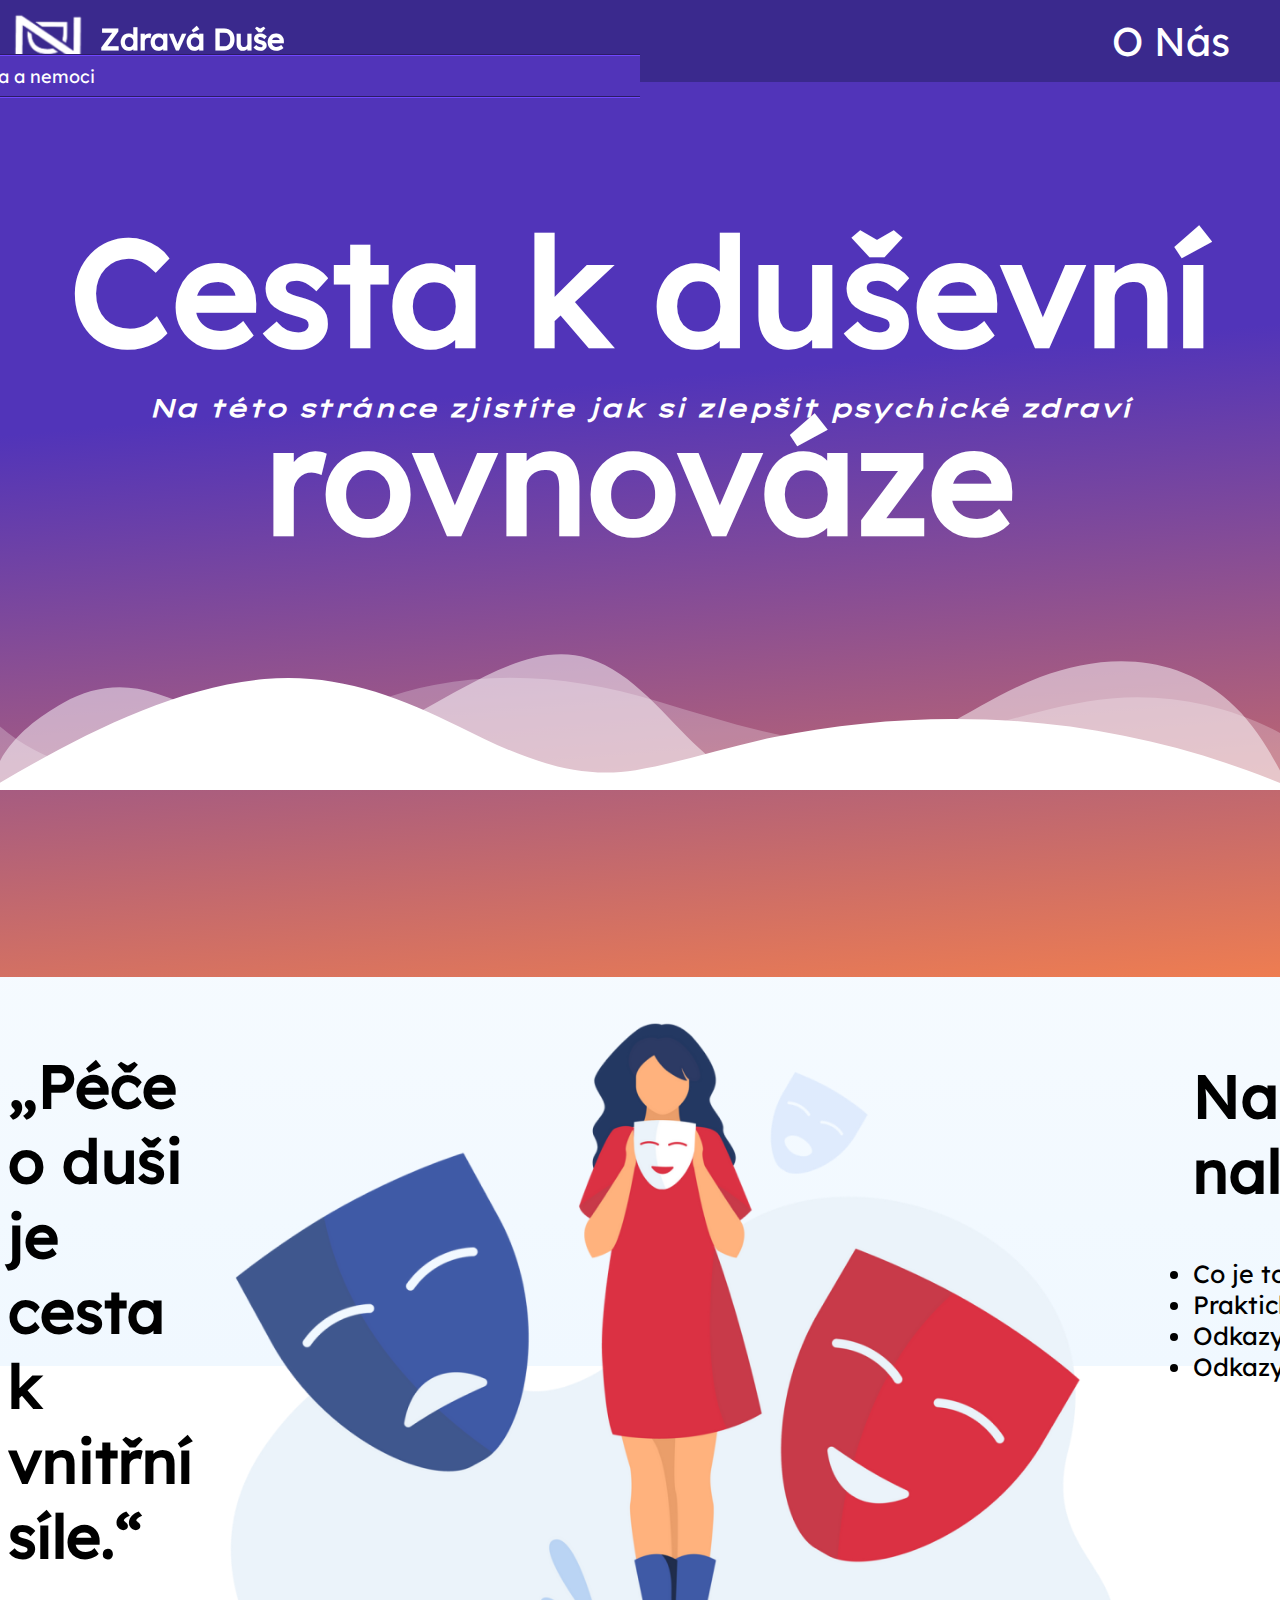
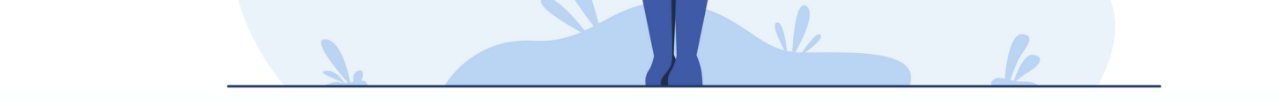
<file: bohnice/index.html>
<!DOCTYPE html>
<html lang="en">
<head>
    <meta charset="UTF-8">
    <meta name="viewport" content="width=device-width, initial-scale=1.0">
    <link rel="stylesheet" href="/bohnice/styles/body.css">
    <link rel="stylesheet" href="/bohnice/styles/navbar.css">
    <link rel="stylesheet" href="/bohnice/styles/topnav.css">
    <link rel="stylesheet" href="/bohnice/styles/svg.css">
    <title>Document</title>
</head>
<body>
    <nav class="navbar">
        <ul>
            <a class="active" href="/bohnice/index.html">Domov</a>
            <a href="/bohnice/kontakt.html">Kontakt</a>
            <a href="/bohnice/odkaz.html">Odkazy</a>
            <a href="/bohnice/dus.html">Duševní zdraví</a>
            <a href="/bohnice/pohoda.html">Nepohoda a nemoci</a>
        </ul>
    </nav>
    
    <nav class="topnav">
        <div class="img1">
            <img src="/bohnice/assets/UzasneLogo.png" width="80px">
        </div>
        <div>
            <h4>Zdravá Duše</h4>
        </div>
        <ul>
            <a href="/bohnice/onas.html">O Nás</a>
        </ul>
    </nav>

    <div class="titleBar1">
        <h5>
            Cesta k duševní rovnováze
        </h5>
    </div>

    <div class="text1">
        <h5>
            Na této stránce zjistíte jak si zlepšit psychické zdraví
        </h5>
    </div>
    <section class="sekce1">
        <div class="content1">
            <h1>„Péče o duši je cesta k vnitřní 
                síle.“</h1>
            <img src="/bohnice/assets/panismaskou.png">
            <div>
                <h2>Na naší stránce naleznete</h2>
                <li>Co je to psychické zdraví</li>
                <li>Praktické tipy a techniky</li>
                <li>Odkazy na jednotlivé poruchy</li>
                <li>Odkazy ke zdravotním střediskům</li>
            </div>
        </div>
    </section>
        <div class="svg">
            <svg data-name="Layer 1" xmlns="http://www.w3.org/2000/svg" viewBox="0 0 1200 120" preserveAspectRatio="none">
                <path d="M0,0V46.29c47.79,22.2,103.59,32.17,158,28,70.36-5.37,136.33-33.31,206.8-37.5C438.64,32.43,512.34,53.67,583,72.05c69.27,18,138.3,24.88,209.4,13.08,36.15-6,69.85-17.84,104.45-29.34C989.49,25,1113-14.29,1200,52.47V0Z" opacity=".25" class="shape-fill"></path>
                <path d="M0,0V15.81C13,36.92,27.64,56.86,47.69,72.05,99.41,111.27,165,111,224.58,91.58c31.15-10.15,60.09-26.07,89.67-39.8,40.92-19,84.73-46,130.83-49.67,36.26-2.85,70.9,9.42,98.6,31.56,31.77,25.39,62.32,62,103.63,73,40.44,10.79,81.35-6.69,119.13-24.28s75.16-39,116.92-43.05c59.73-5.85,113.28,22.88,168.9,38.84,30.2,8.66,59,6.17,87.09-7.5,22.43-10.89,48-26.93,60.65-49.24V0Z" opacity=".5" class="shape-fill"></path>
                <path d="M0,0V5.63C149.93,59,314.09,71.32,475.83,42.57c43-7.64,84.23-20.12,127.61-26.46,59-8.63,112.48,12.24,165.56,35.4C827.93,77.22,886,95.24,951.2,90c86.53-7,172.46-45.71,248.8-84.81V0Z" class="shape-fill"></path>
            </svg>
        </div>
</body>
</html>
</file>
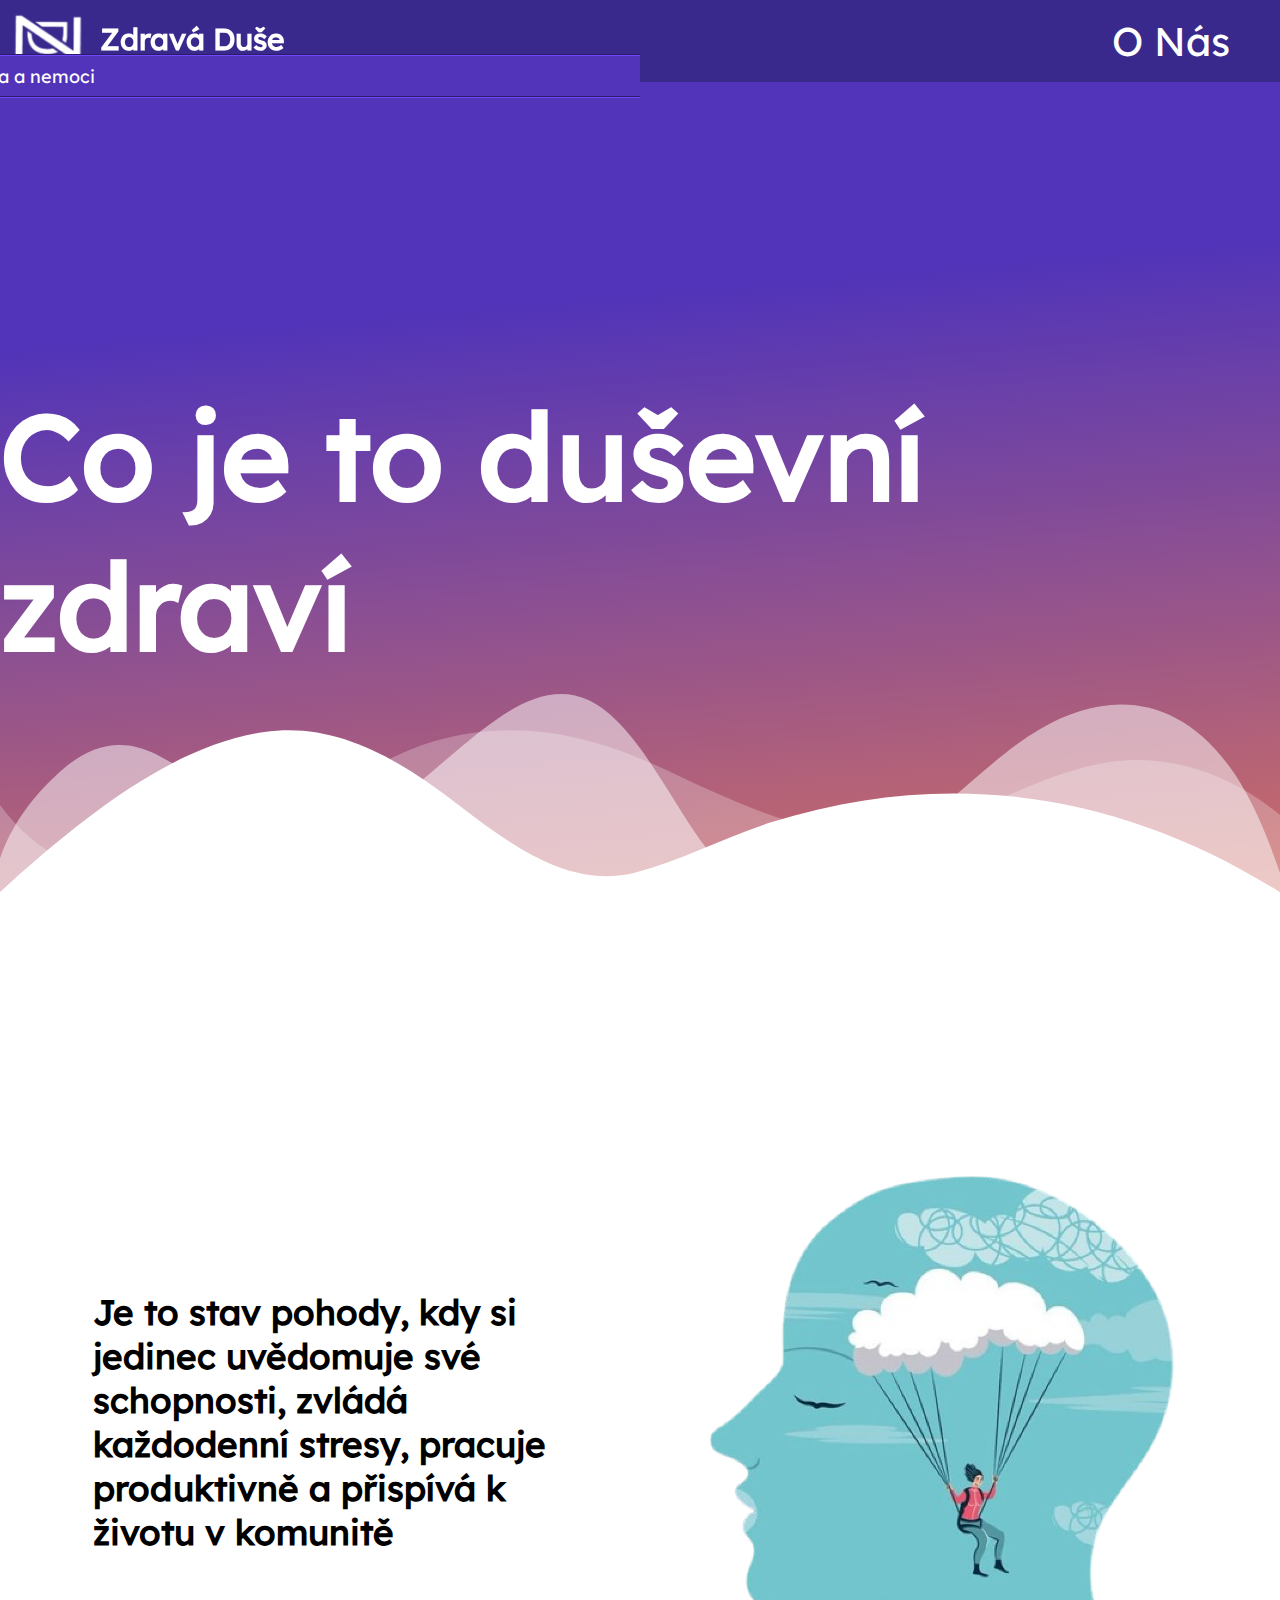
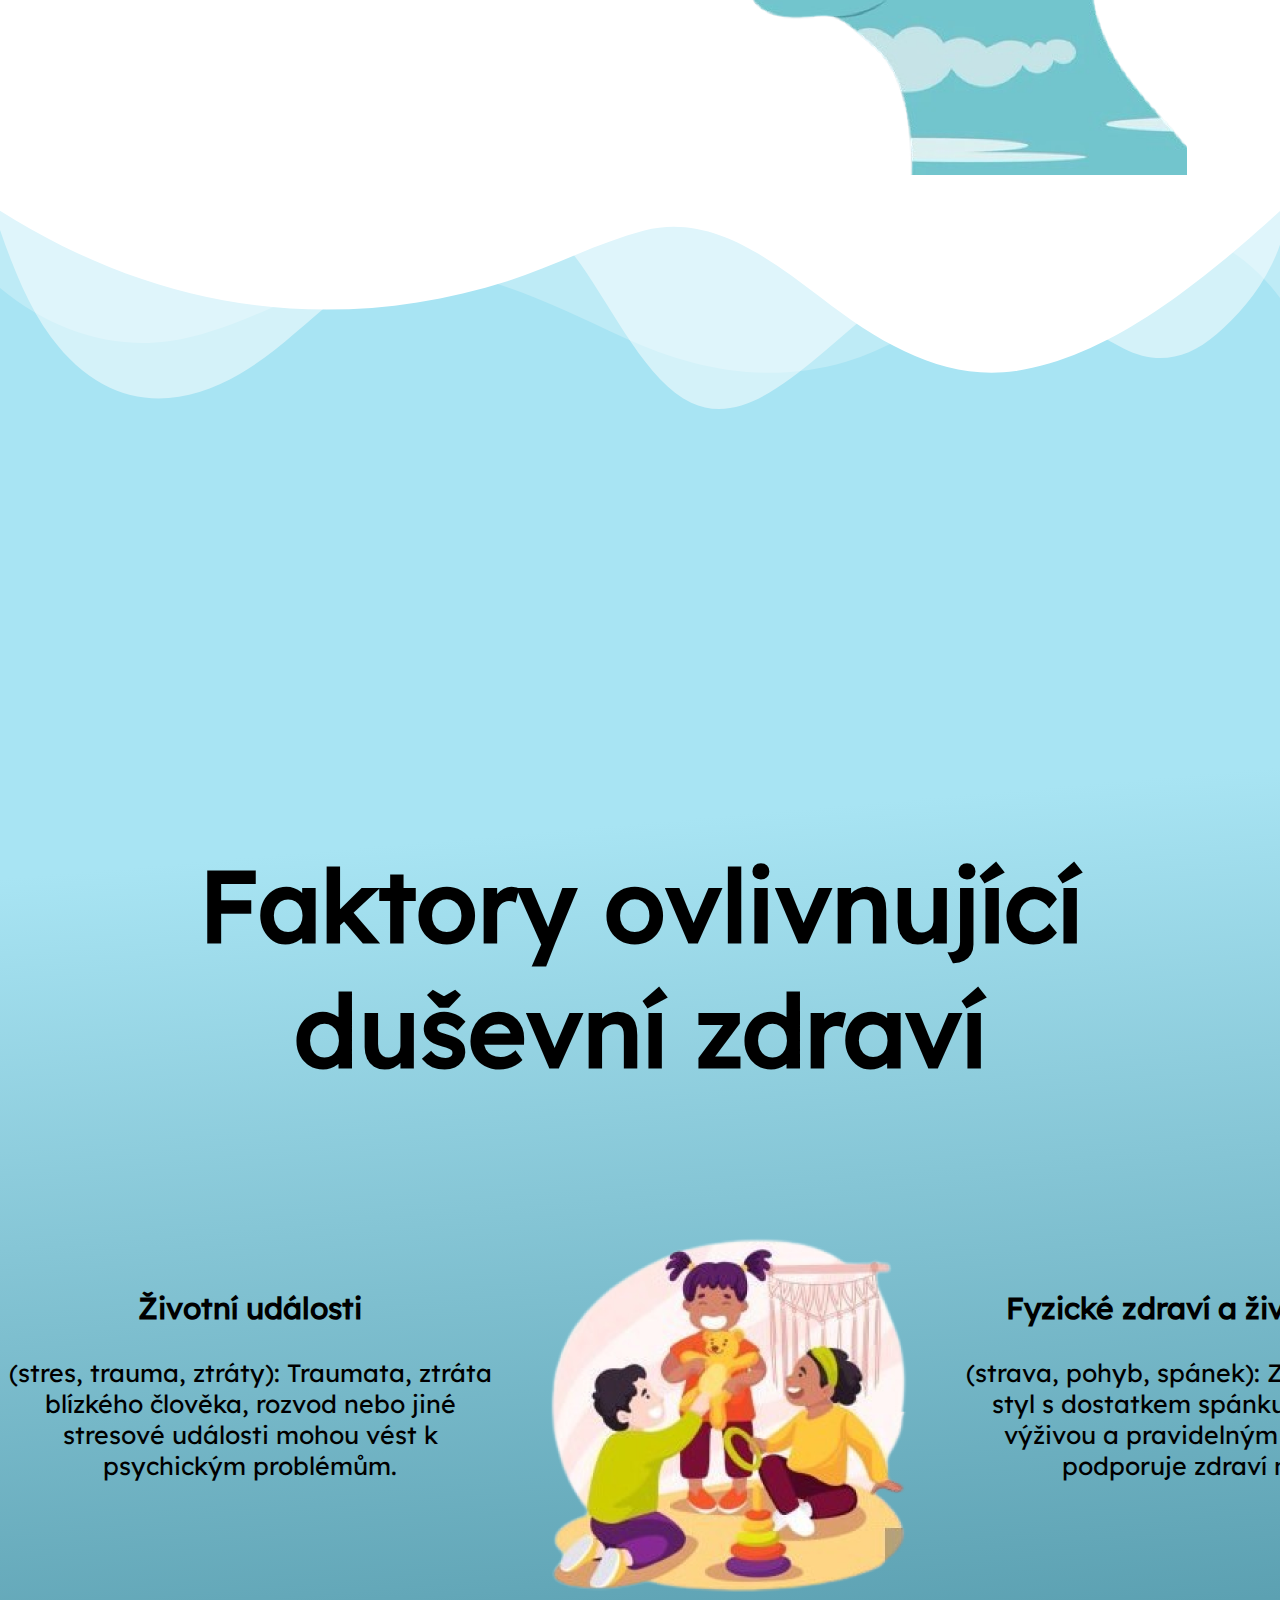
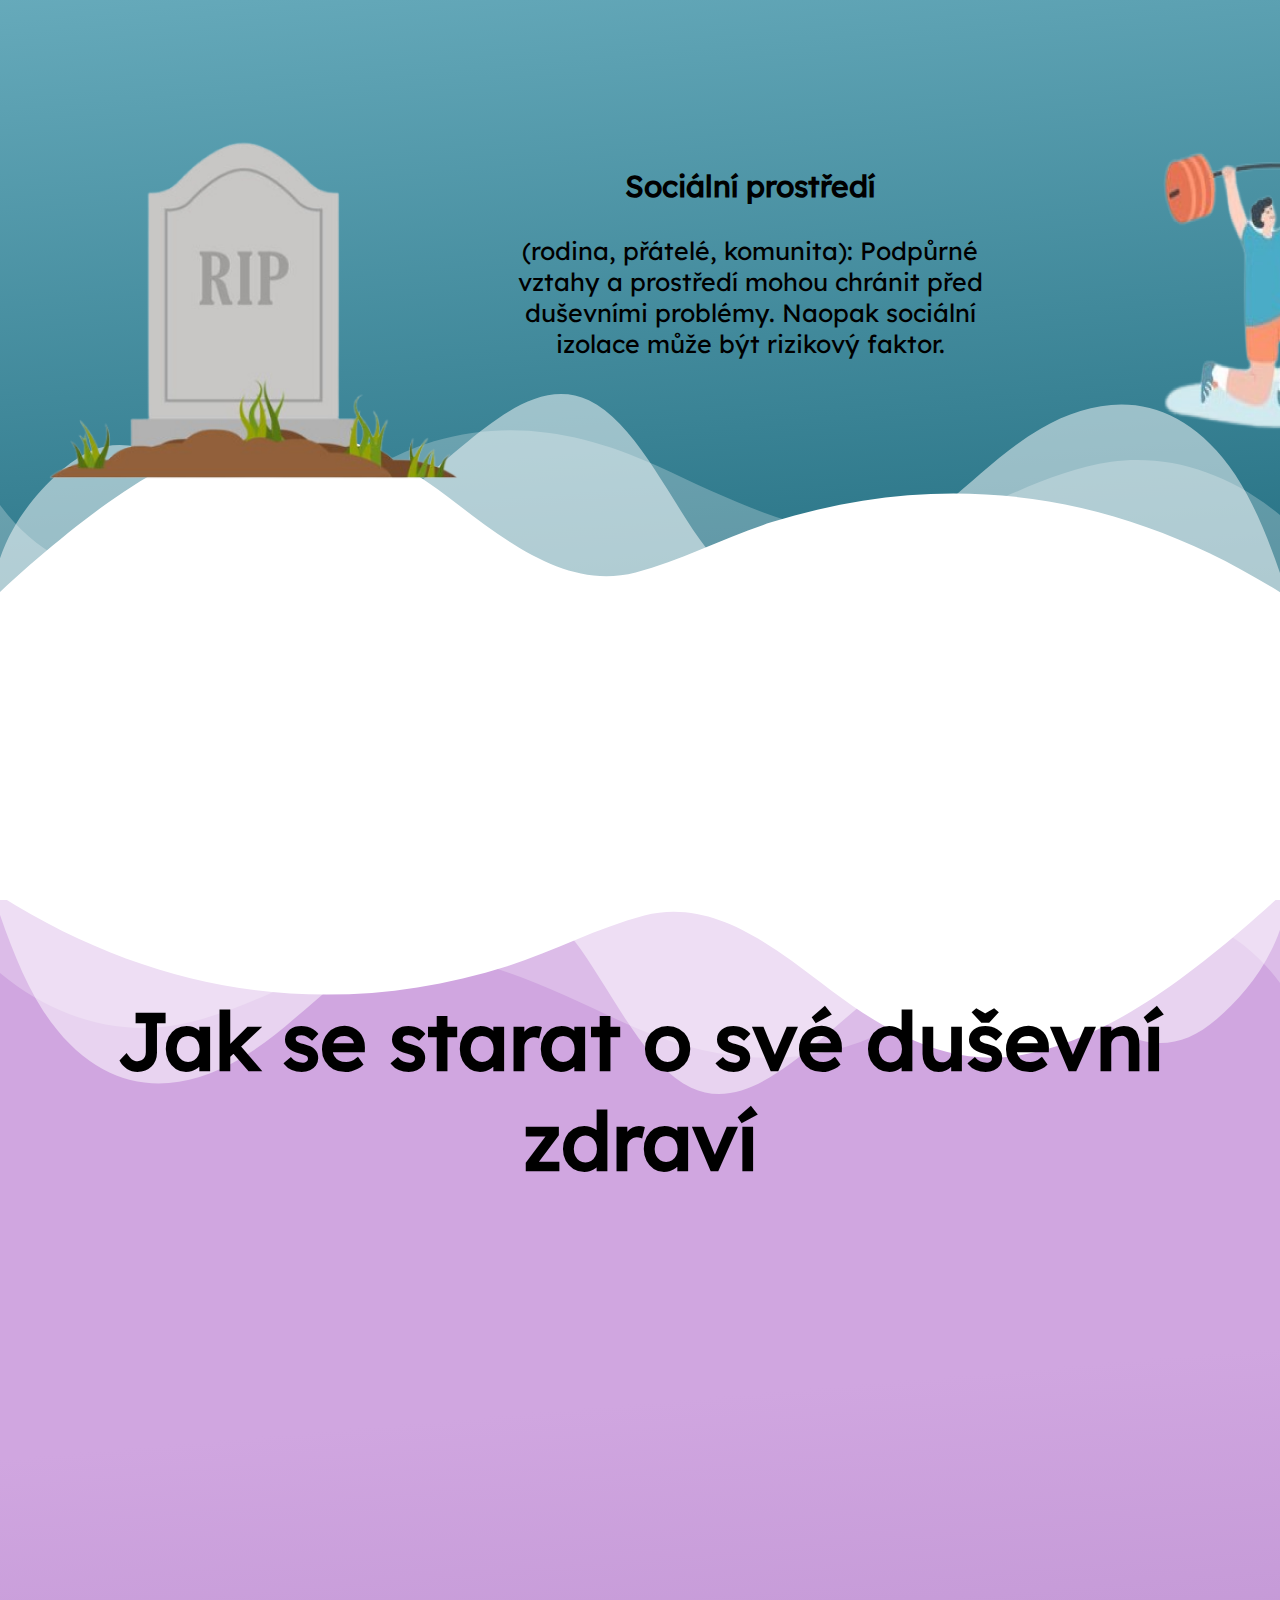
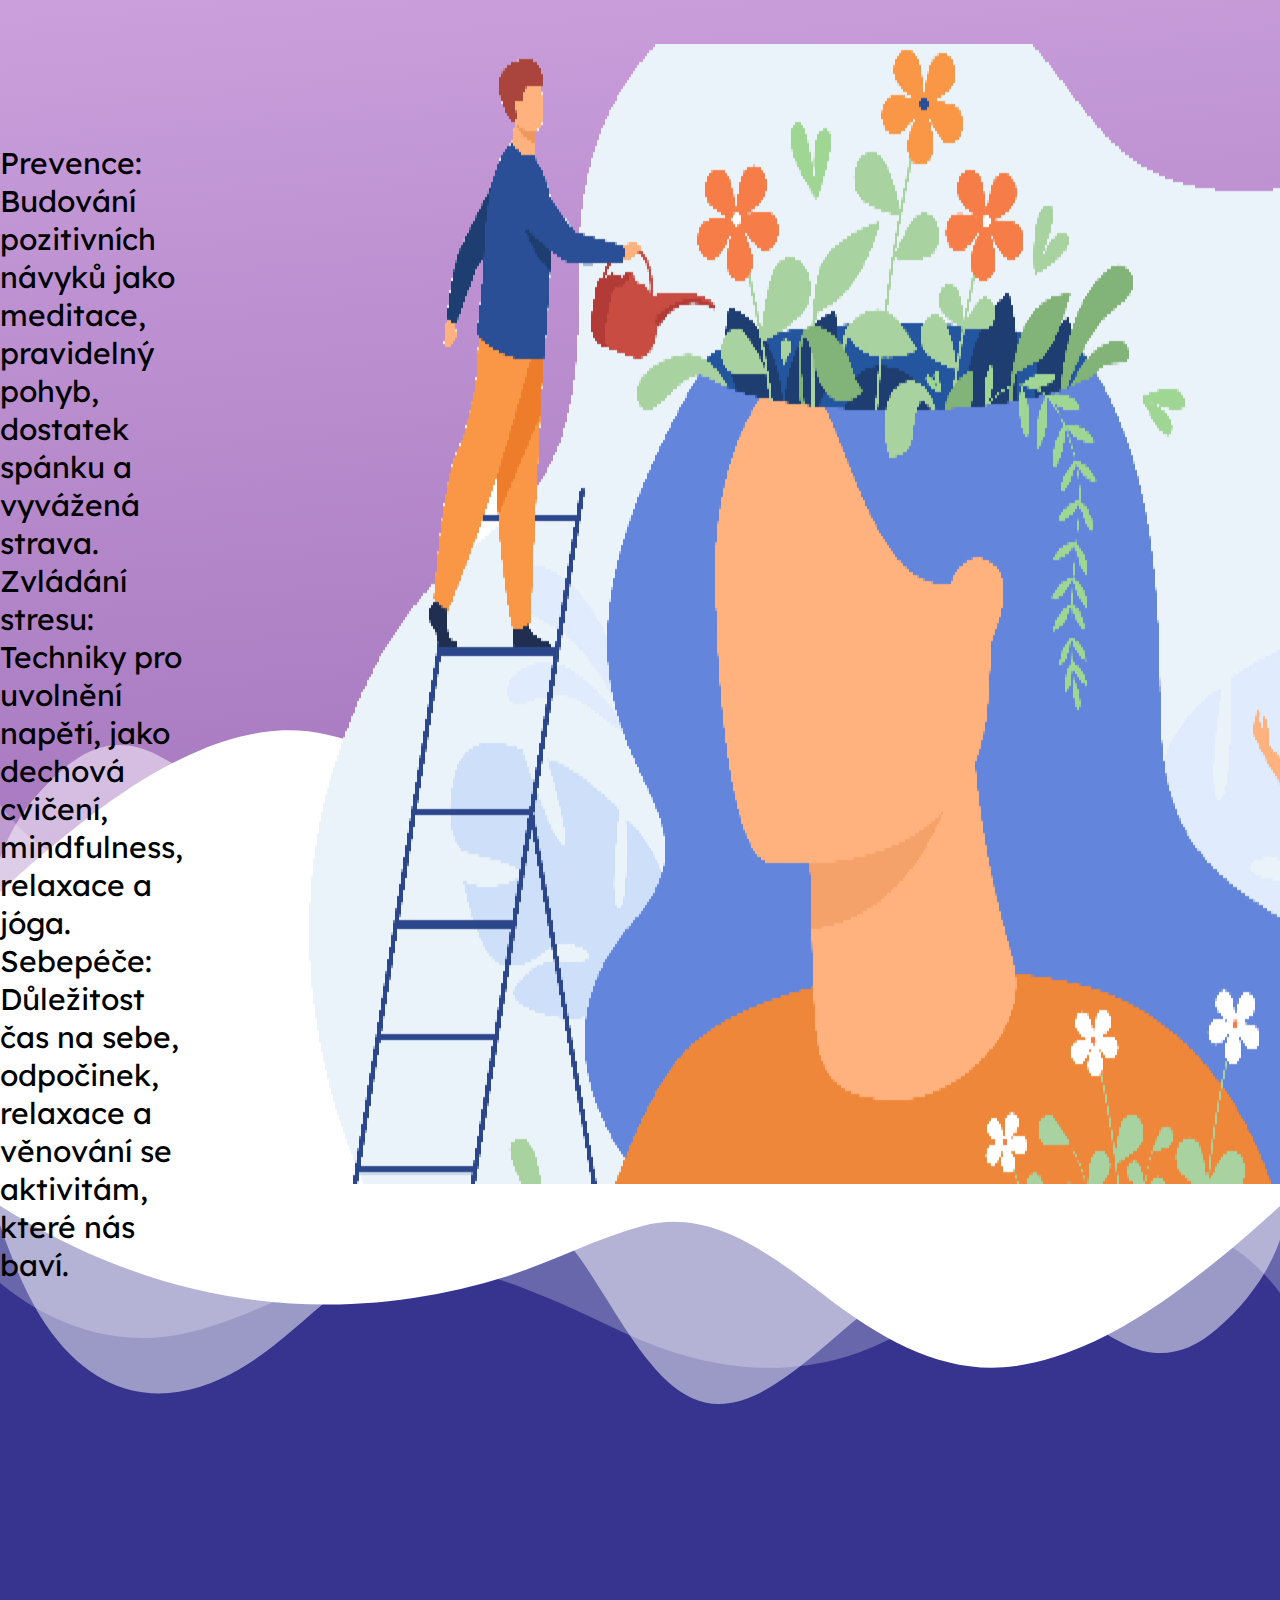
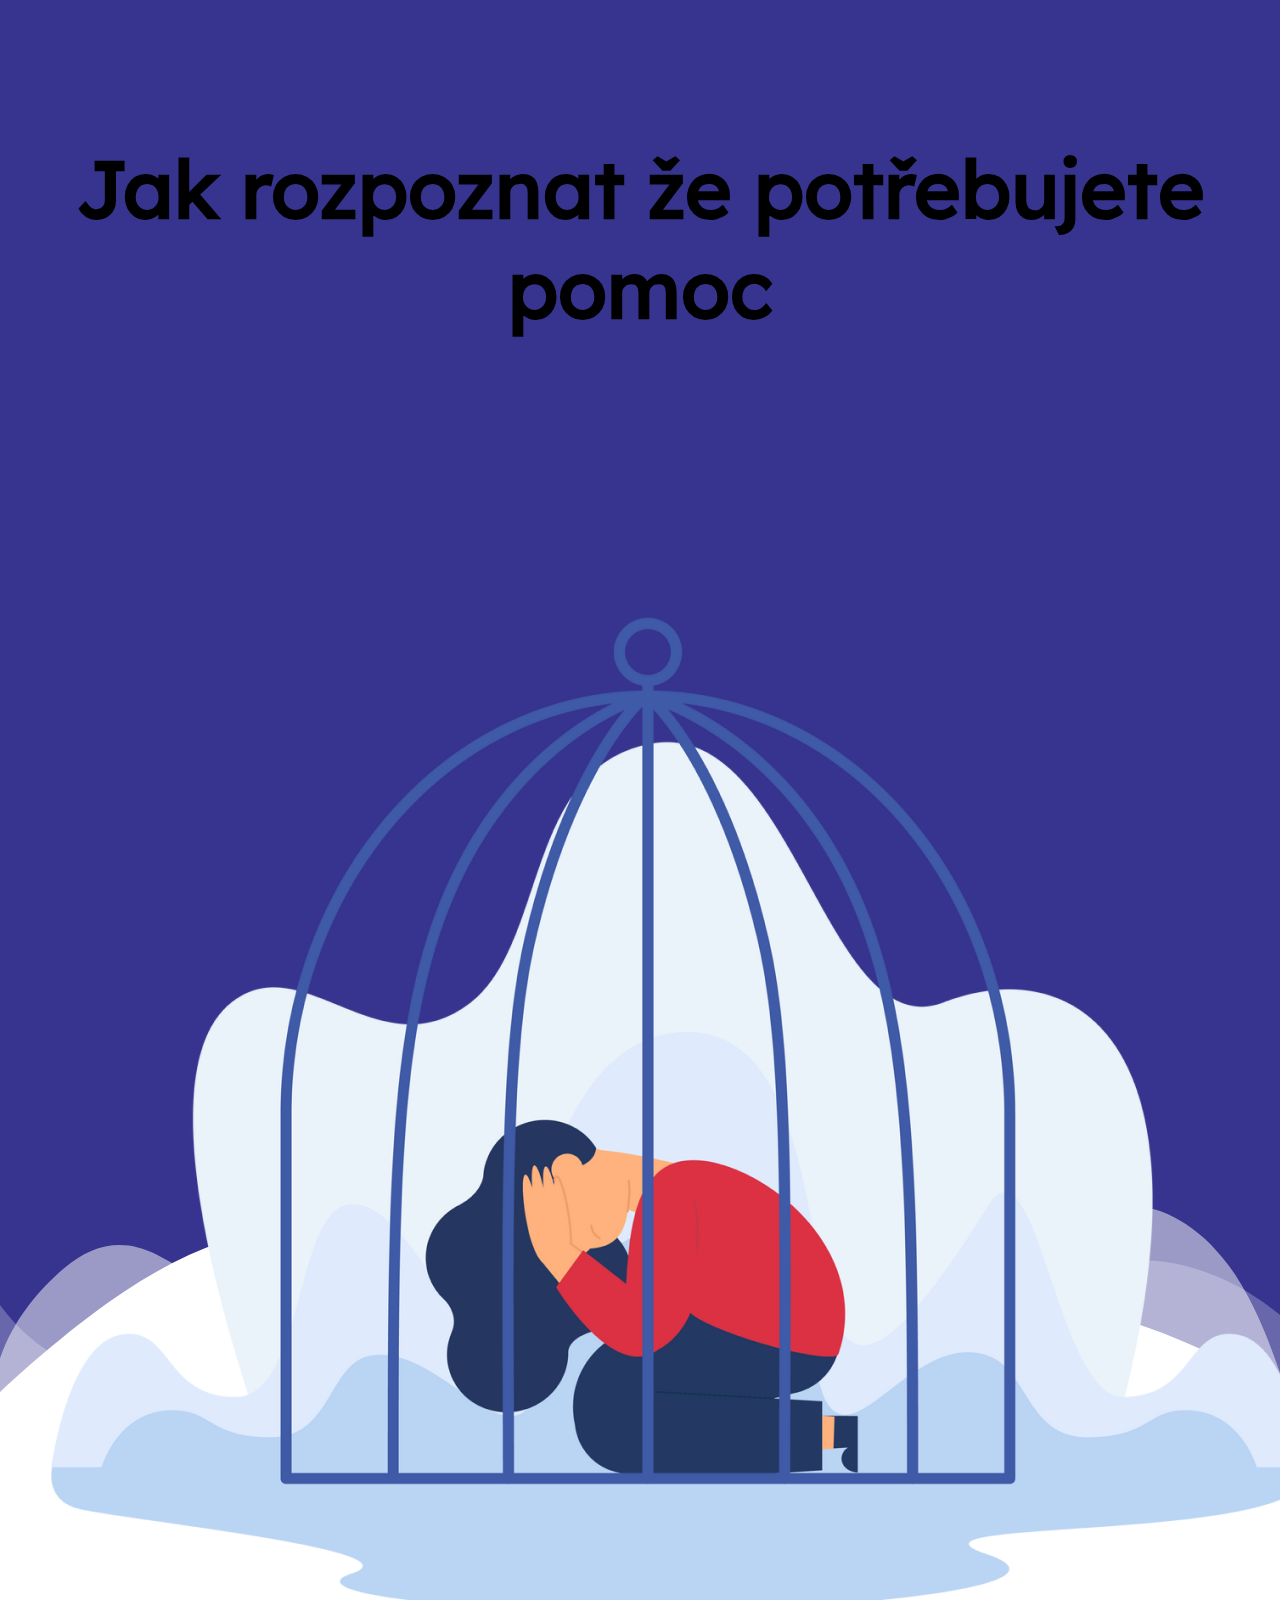
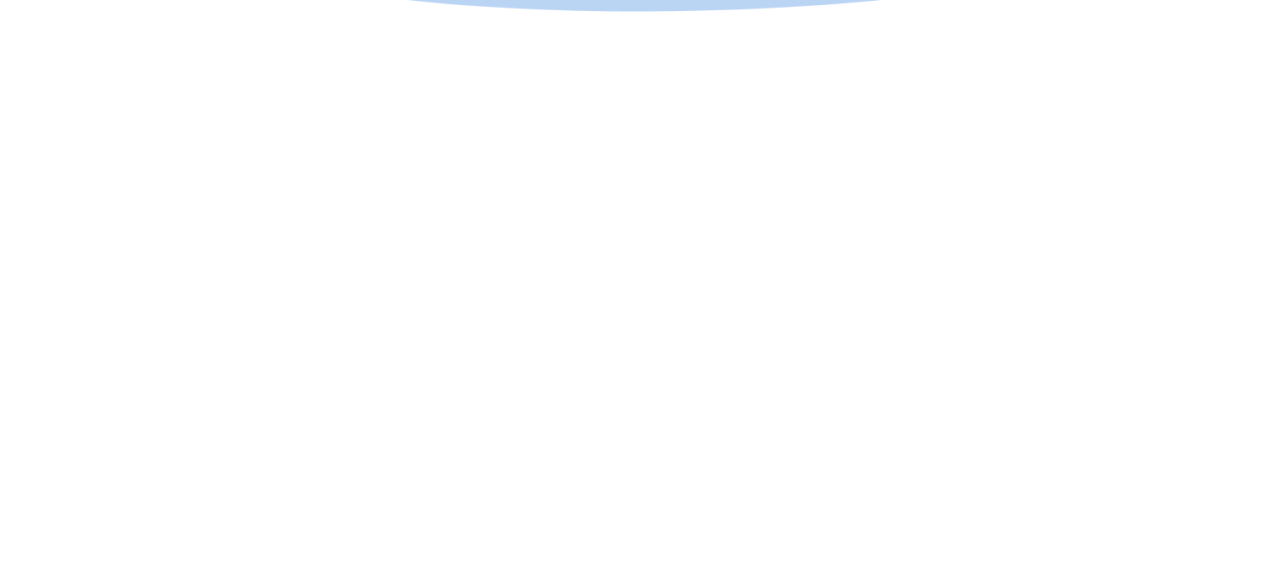
<file: bohnice/dus.html>
<!DOCTYPE html>
<html lang="en">
<head>
    <meta charset="UTF-8">
    <meta name="viewport" content="width=device-width, initial-scale=1.0">
    <link rel="stylesheet" href="/bohnice/styles/navbar.css">
    <link rel="stylesheet" href="/bohnice/styles/topnav.css">
    <link rel="stylesheet" href="/bohnice/styles/svg.css">
    <link rel="stylesheet" href="/bohnice/styles/dus.css">
    <title>Document</title>
</head>
<body>
    <nav class="topnav">
        <div class="img1">
            <img src="/bohnice/assets/UzasneLogo.png" width="80px">
            
        </div>
        <div>
        <h4>Zdravá Duše</h4>
        </div>
        <ul>
            <a href="/bohnice/onas.html">O Nás</a>
        </ul>
    </nav>
    <nav class="navbar">
        <ul>
            <a href="/bohnice/index.html">Domov</a>
            <a href="/bohnice/kontakt.html">Kontakt</a>
            <a href="/bohnice/odkaz.html">Odkazy</a>
            <a class="active" href="/bohnice/dus.html">Duševní zdraví</a>
            <a href="/bohnice/pohoda.html">Nepohoda a nemoci</a>
        </ul>
    </nav>
    <div class="pozadi1"></div>
    <div class="svgdus1">
        <svg data-name="Layer 1" xmlns="http://www.w3.org/2000/svg" viewBox="0 0 1200 120" preserveAspectRatio="none">
            <path d="M0,0V46.29c47.79,22.2,103.59,32.17,158,28,70.36-5.37,136.33-33.31,206.8-37.5C438.64,32.43,512.34,53.67,583,72.05c69.27,18,138.3,24.88,209.4,13.08,36.15-6,69.85-17.84,104.45-29.34C989.49,25,1113-14.29,1200,52.47V0Z" opacity=".25" class="shape-fill"></path>
            <path d="M0,0V15.81C13,36.92,27.64,56.86,47.69,72.05,99.41,111.27,165,111,224.58,91.58c31.15-10.15,60.09-26.07,89.67-39.8,40.92-19,84.73-46,130.83-49.67,36.26-2.85,70.9,9.42,98.6,31.56,31.77,25.39,62.32,62,103.63,73,40.44,10.79,81.35-6.69,119.13-24.28s75.16-39,116.92-43.05c59.73-5.85,113.28,22.88,168.9,38.84,30.2,8.66,59,6.17,87.09-7.5,22.43-10.89,48-26.93,60.65-49.24V0Z" opacity=".5" class="shape-fill"></path>
            <path d="M0,0V5.63C149.93,59,314.09,71.32,475.83,42.57c43-7.64,84.23-20.12,127.61-26.46,59-8.63,112.48,12.24,165.56,35.4C827.93,77.22,886,95.24,951.2,90c86.53-7,172.46-45.71,248.8-84.81V0Z" class="shape-fill"></path>
        </svg>
    </div>
    <div class="svgdus2">
        <svg data-name="Layer 1" xmlns="http://www.w3.org/2000/svg" viewBox="0 0 1200 120" preserveAspectRatio="none">
            <path d="M0,0V46.29c47.79,22.2,103.59,32.17,158,28,70.36-5.37,136.33-33.31,206.8-37.5C438.64,32.43,512.34,53.67,583,72.05c69.27,18,138.3,24.88,209.4,13.08,36.15-6,69.85-17.84,104.45-29.34C989.49,25,1113-14.29,1200,52.47V0Z" opacity=".25" class="shape-fill"></path>
            <path d="M0,0V15.81C13,36.92,27.64,56.86,47.69,72.05,99.41,111.27,165,111,224.58,91.58c31.15-10.15,60.09-26.07,89.67-39.8,40.92-19,84.73-46,130.83-49.67,36.26-2.85,70.9,9.42,98.6,31.56,31.77,25.39,62.32,62,103.63,73,40.44,10.79,81.35-6.69,119.13-24.28s75.16-39,116.92-43.05c59.73-5.85,113.28,22.88,168.9,38.84,30.2,8.66,59,6.17,87.09-7.5,22.43-10.89,48-26.93,60.65-49.24V0Z" opacity=".5" class="shape-fill"></path>
            <path d="M0,0V5.63C149.93,59,314.09,71.32,475.83,42.57c43-7.64,84.23-20.12,127.61-26.46,59-8.63,112.48,12.24,165.56,35.4C827.93,77.22,886,95.24,951.2,90c86.53-7,172.46-45.71,248.8-84.81V0Z" class="shape-fill"></path>
        </svg>
    </div>
    <div class="svgdus3">
        <svg data-name="Layer 1" xmlns="http://www.w3.org/2000/svg" viewBox="0 0 1200 120" preserveAspectRatio="none">
            <path d="M0,0V46.29c47.79,22.2,103.59,32.17,158,28,70.36-5.37,136.33-33.31,206.8-37.5C438.64,32.43,512.34,53.67,583,72.05c69.27,18,138.3,24.88,209.4,13.08,36.15-6,69.85-17.84,104.45-29.34C989.49,25,1113-14.29,1200,52.47V0Z" opacity=".25" class="shape-fill"></path>
            <path d="M0,0V15.81C13,36.92,27.64,56.86,47.69,72.05,99.41,111.27,165,111,224.58,91.58c31.15-10.15,60.09-26.07,89.67-39.8,40.92-19,84.73-46,130.83-49.67,36.26-2.85,70.9,9.42,98.6,31.56,31.77,25.39,62.32,62,103.63,73,40.44,10.79,81.35-6.69,119.13-24.28s75.16-39,116.92-43.05c59.73-5.85,113.28,22.88,168.9,38.84,30.2,8.66,59,6.17,87.09-7.5,22.43-10.89,48-26.93,60.65-49.24V0Z" opacity=".5" class="shape-fill"></path>
            <path d="M0,0V5.63C149.93,59,314.09,71.32,475.83,42.57c43-7.64,84.23-20.12,127.61-26.46,59-8.63,112.48,12.24,165.56,35.4C827.93,77.22,886,95.24,951.2,90c86.53-7,172.46-45.71,248.8-84.81V0Z" class="shape-fill"></path>
        </svg>
    </div>
    <div class="svgdus4">
        <svg data-name="Layer 1" xmlns="http://www.w3.org/2000/svg" viewBox="0 0 1200 120" preserveAspectRatio="none">
            <path d="M0,0V46.29c47.79,22.2,103.59,32.17,158,28,70.36-5.37,136.33-33.31,206.8-37.5C438.64,32.43,512.34,53.67,583,72.05c69.27,18,138.3,24.88,209.4,13.08,36.15-6,69.85-17.84,104.45-29.34C989.49,25,1113-14.29,1200,52.47V0Z" opacity=".25" class="shape-fill"></path>
            <path d="M0,0V15.81C13,36.92,27.64,56.86,47.69,72.05,99.41,111.27,165,111,224.58,91.58c31.15-10.15,60.09-26.07,89.67-39.8,40.92-19,84.73-46,130.83-49.67,36.26-2.85,70.9,9.42,98.6,31.56,31.77,25.39,62.32,62,103.63,73,40.44,10.79,81.35-6.69,119.13-24.28s75.16-39,116.92-43.05c59.73-5.85,113.28,22.88,168.9,38.84,30.2,8.66,59,6.17,87.09-7.5,22.43-10.89,48-26.93,60.65-49.24V0Z" opacity=".5" class="shape-fill"></path>
            <path d="M0,0V5.63C149.93,59,314.09,71.32,475.83,42.57c43-7.64,84.23-20.12,127.61-26.46,59-8.63,112.48,12.24,165.56,35.4C827.93,77.22,886,95.24,951.2,90c86.53-7,172.46-45.71,248.8-84.81V0Z" class="shape-fill"></path>
        </svg>
    </div>
    <div class="svgdus5">
        <svg data-name="Layer 1" xmlns="http://www.w3.org/2000/svg" viewBox="0 0 1200 120" preserveAspectRatio="none">
            <path d="M0,0V46.29c47.79,22.2,103.59,32.17,158,28,70.36-5.37,136.33-33.31,206.8-37.5C438.64,32.43,512.34,53.67,583,72.05c69.27,18,138.3,24.88,209.4,13.08,36.15-6,69.85-17.84,104.45-29.34C989.49,25,1113-14.29,1200,52.47V0Z" opacity=".25" class="shape-fill"></path>
            <path d="M0,0V15.81C13,36.92,27.64,56.86,47.69,72.05,99.41,111.27,165,111,224.58,91.58c31.15-10.15,60.09-26.07,89.67-39.8,40.92-19,84.73-46,130.83-49.67,36.26-2.85,70.9,9.42,98.6,31.56,31.77,25.39,62.32,62,103.63,73,40.44,10.79,81.35-6.69,119.13-24.28s75.16-39,116.92-43.05c59.73-5.85,113.28,22.88,168.9,38.84,30.2,8.66,59,6.17,87.09-7.5,22.43-10.89,48-26.93,60.65-49.24V0Z" opacity=".5" class="shape-fill"></path>
            <path d="M0,0V5.63C149.93,59,314.09,71.32,475.83,42.57c43-7.64,84.23-20.12,127.61-26.46,59-8.63,112.48,12.24,165.56,35.4C827.93,77.22,886,95.24,951.2,90c86.53-7,172.46-45.71,248.8-84.81V0Z" class="shape-fill"></path>
        </svg>
    </div>
    <div class="svgdus6">
        <svg data-name="Layer 1" xmlns="http://www.w3.org/2000/svg" viewBox="0 0 1200 120" preserveAspectRatio="none">
            <path d="M0,0V46.29c47.79,22.2,103.59,32.17,158,28,70.36-5.37,136.33-33.31,206.8-37.5C438.64,32.43,512.34,53.67,583,72.05c69.27,18,138.3,24.88,209.4,13.08,36.15-6,69.85-17.84,104.45-29.34C989.49,25,1113-14.29,1200,52.47V0Z" opacity=".25" class="shape-fill"></path>
            <path d="M0,0V15.81C13,36.92,27.64,56.86,47.69,72.05,99.41,111.27,165,111,224.58,91.58c31.15-10.15,60.09-26.07,89.67-39.8,40.92-19,84.73-46,130.83-49.67,36.26-2.85,70.9,9.42,98.6,31.56,31.77,25.39,62.32,62,103.63,73,40.44,10.79,81.35-6.69,119.13-24.28s75.16-39,116.92-43.05c59.73-5.85,113.28,22.88,168.9,38.84,30.2,8.66,59,6.17,87.09-7.5,22.43-10.89,48-26.93,60.65-49.24V0Z" opacity=".5" class="shape-fill"></path>
            <path d="M0,0V5.63C149.93,59,314.09,71.32,475.83,42.57c43-7.64,84.23-20.12,127.61-26.46,59-8.63,112.48,12.24,165.56,35.4C827.93,77.22,886,95.24,951.2,90c86.53-7,172.46-45.71,248.8-84.81V0Z" class="shape-fill"></path>
        </svg>
    </div>
<div class="svgdus7">
    <svg data-name="Layer 1" xmlns="http://www.w3.org/2000/svg" viewBox="0 0 1200 120" preserveAspectRatio="none">
        <path d="M0,0V46.29c47.79,22.2,103.59,32.17,158,28,70.36-5.37,136.33-33.31,206.8-37.5C438.64,32.43,512.34,53.67,583,72.05c69.27,18,138.3,24.88,209.4,13.08,36.15-6,69.85-17.84,104.45-29.34C989.49,25,1113-14.29,1200,52.47V0Z" opacity=".25" class="shape-fill"></path>
        <path d="M0,0V15.81C13,36.92,27.64,56.86,47.69,72.05,99.41,111.27,165,111,224.58,91.58c31.15-10.15,60.09-26.07,89.67-39.8,40.92-19,84.73-46,130.83-49.67,36.26-2.85,70.9,9.42,98.6,31.56,31.77,25.39,62.32,62,103.63,73,40.44,10.79,81.35-6.69,119.13-24.28s75.16-39,116.92-43.05c59.73-5.85,113.28,22.88,168.9,38.84,30.2,8.66,59,6.17,87.09-7.5,22.43-10.89,48-26.93,60.65-49.24V0Z" opacity=".5" class="shape-fill"></path>
        <path d="M0,0V5.63C149.93,59,314.09,71.32,475.83,42.57c43-7.64,84.23-20.12,127.61-26.46,59-8.63,112.48,12.24,165.56,35.4C827.93,77.22,886,95.24,951.2,90c86.53-7,172.46-45.71,248.8-84.81V0Z" class="shape-fill"></path>
    </svg>
</div>
   <div class="Nadpis">
    <h1>Co je to duševní zdraví</h1>
   </div>
   <section class="sekce1">
    <div class="hlava1">
        <h2>Je to stav pohody, kdy si jedinec uvědomuje své schopnosti, zvládá každodenní stresy, pracuje produktivně a přispívá k životu v komunitě</h2>
        <img src="/bohnice/assets/hlava.png" alt="">
    </div>
   </section>
   <div class="pozadi2"></div>
   <section class="sekce2">
    <div class="nadpis2">
        <h1>Faktory ovlivnující duševní zdraví</h1>
    </div>
    <div class="contentfo">
        <div class="fo">
            <h3>Životní události</h3>
            <p>(stres, trauma, ztráty): Traumata, ztráta blízkého člověka, rozvod nebo jiné stresové události mohou vést k psychickým problémům.</p>
        </div>
        <img src="/bohnice/assets/kidi.png" alt="">
        <div class="fo1">
            <h3>Fyzické zdraví a životní styl</h3>
            <p> (strava, pohyb, spánek): Zdravý životní styl s dostatkem spánku, správnou výživou a pravidelným pohybem podporuje zdraví mysli.</p>
        </div>
    </div>

    <div class="contentfo2">
        <img src="/bohnice/assets/hrob.png" alt="">
        <div class="fo2">
            <h3>Sociální prostředí</h3>
            <p> (rodina, přátelé, komunita): Podpůrné vztahy a prostředí mohou chránit před duševními problémy. Naopak sociální izolace může být rizikový faktor.</p>       
        </div>
        <img src="/bohnice/assets/mgfitman.png" alt="">
    </div>
</section>
<div class="nadpis3">
<h1>Jak se starat o své duševní zdraví</h1>
</div>
<div class="pozadi3">
</div>
<section class="sekce3">
    <div class="starat">
    <li>Prevence: Budování pozitivních návyků jako meditace, pravidelný pohyb, dostatek spánku a vyvážená strava.</li>
    <li>Zvládání stresu: Techniky pro uvolnění napětí, jako dechová cvičení, mindfulness, relaxace a jóga.</li>
    <li>Sebepéče: Důležitost čas na sebe, odpočinek, relaxace a věnování se aktivitám, které nás baví.</li>
    </div>
    <img src="/bohnice/assets/velkahlava.png" alt="">
</section>
<div class="nadpis4">
    <h1>Jak rozpoznat že potřebujete pomoc</h1>
</div>
<div class="pozadi4">
</div>
<section class="sekce4">
    <img src="/bohnice/assets/papusek.png" alt="">
    <div class="pomoc">
    <li>Varovné příznaky: Změny v chování, dlouhodobý smutek, pocity beznaděje, problémy se spánkem nebo jídlem jsou varovné signály.</li>
    <li>Rizikové faktory: Osamělost, trauma, zneužívání návykových látek, stresové situace a rodinná historie duševních nemocí.</li>
    </div>   
</section>
</body>
</html>
</file>
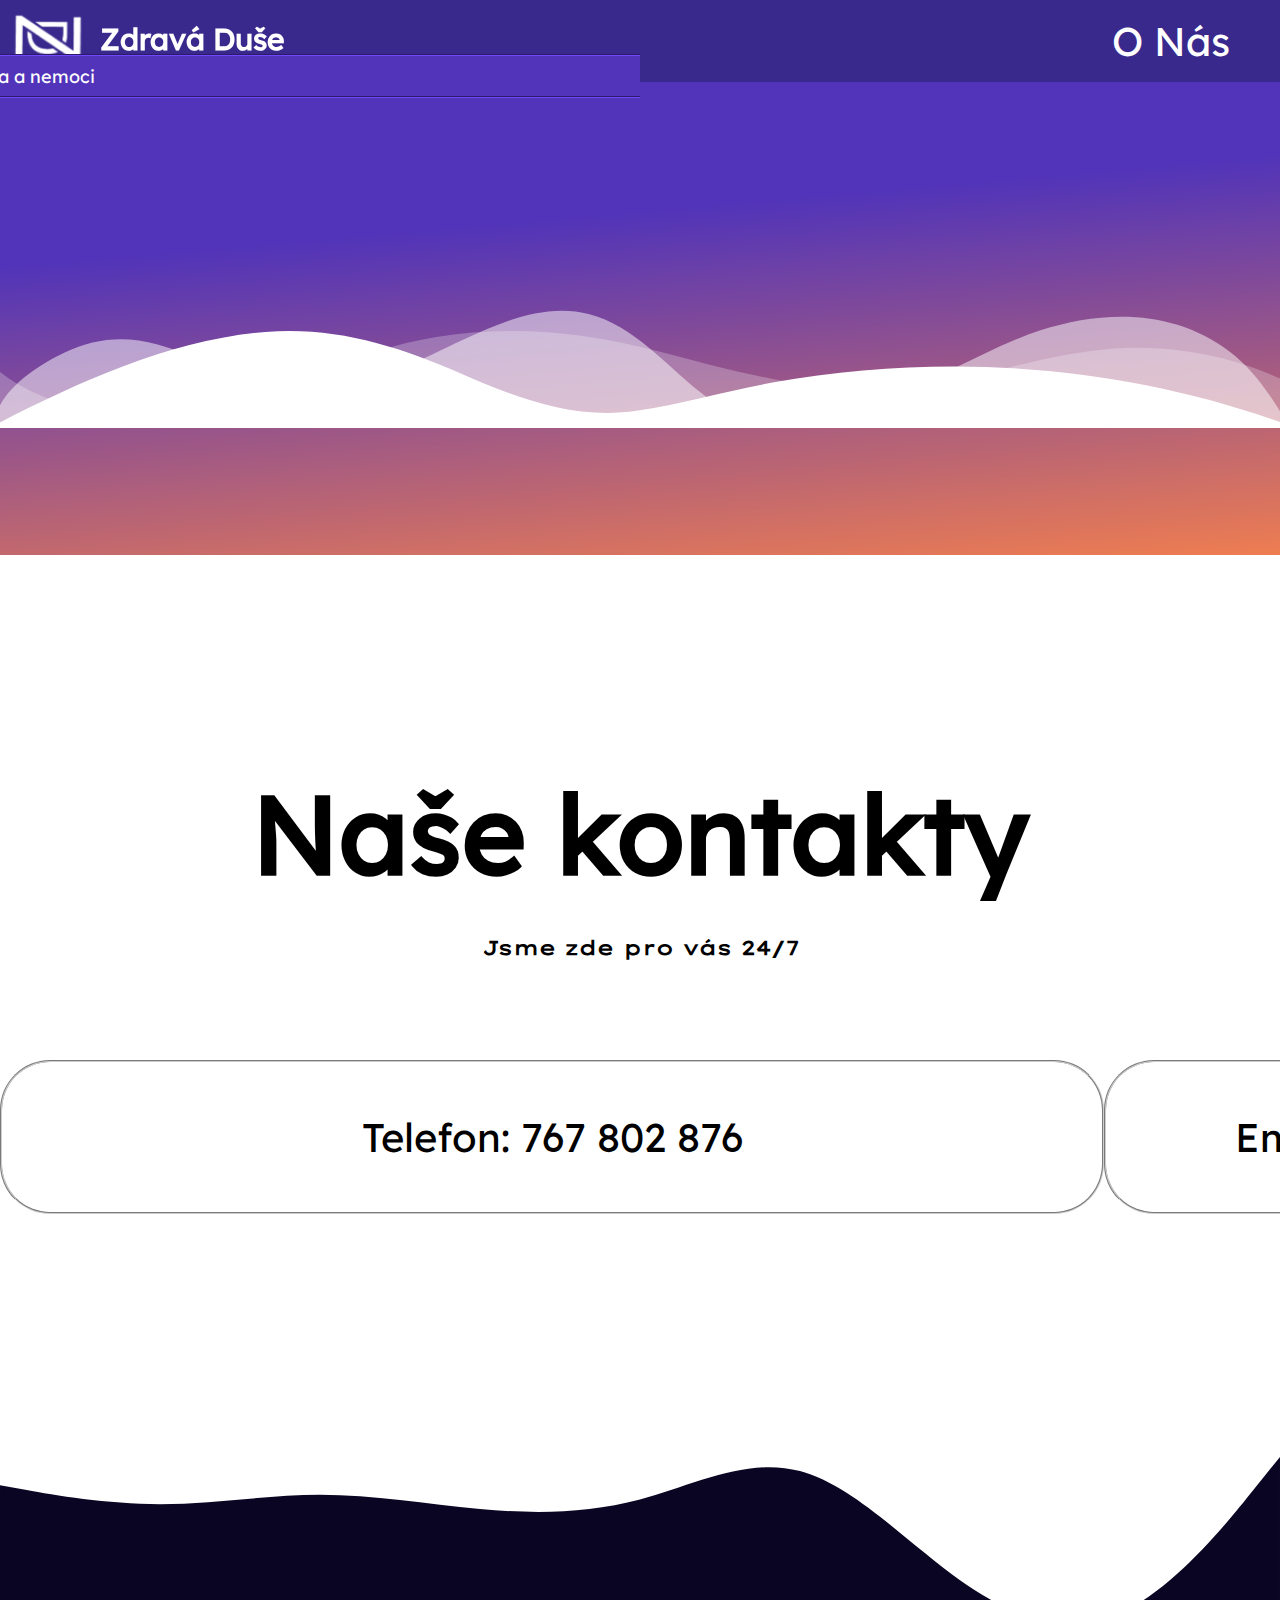
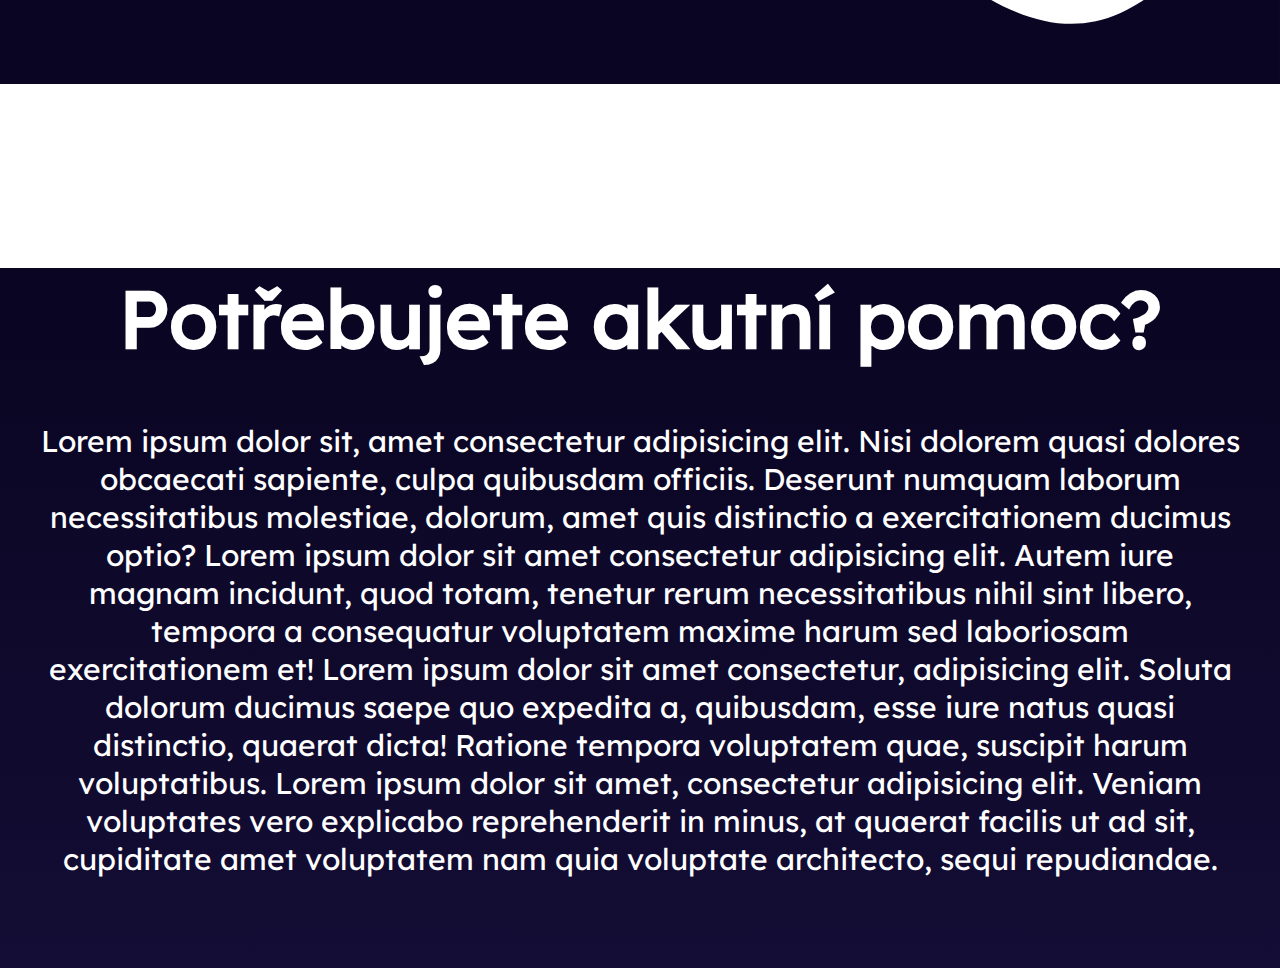
<file: bohnice/kontakt.html>
<!DOCTYPE html>
<html lang="en">
<head>
    <meta charset="UTF-8">
    <meta name="viewport" content="width=device-width, initial-scale=1.0">
    <link rel="stylesheet" href="/bohnice/styles/kontakt.css">
    <link rel="stylesheet" href="/bohnice/styles/navbar.css">
    <link rel="stylesheet" href="/bohnice/styles/topnav.css">
    <link rel="stylesheet" href="/bohnice/styles/svg.css">
    <title>Document</title>
</head>
<body>
    <nav class="navbar">
        <ul>
            <a href="/bohnice/index.html">Domov</a>
            <a class="active" href="/bohnice/kontakt.html">Kontakt</a>
            <a href="/bohnice/odkaz.html">Odkazy</a>
            <a href="/bohnice/dus.html">Duševní zdraví</a>
            <a href="/bohnice/pohoda.html">Nepohoda a nemoci</a>
        </ul>
    </nav>

    <nav class="topnav">
        <div class="img1">
            <img src="/bohnice/assets/UzasneLogo.png" width="80px">
        </div>
        <div>
            <h4>Zdravá Duše</h4>
            </div>
        <ul>
            <a href="/bohnice/onas.html">O Nás</a>
        </ul>
    </nav>

    <div class="titleBar1">
        <h5></h5>
    </div>

    <section class="sekcekontakty">
        <h1>
            Naše kontakty
        </h1>
        <h3>Jsme zde pro vás 24/7</h3>
        <div>
            <p>
                Telefon: 767 802 876
            </p>
            <p>
                Email: cestakdusevnirovnovaze@gmail.com
            </p>
        </div>
    </section>
    <section class="sekcekontakty2">
        <h1>Potřebujete akutní pomoc?</h1>
        <p>Lorem ipsum dolor sit, amet consectetur adipisicing elit. Nisi dolorem quasi dolores obcaecati sapiente, culpa quibusdam officiis. Deserunt numquam laborum necessitatibus molestiae, dolorum, amet quis distinctio a exercitationem ducimus optio? Lorem ipsum dolor sit amet consectetur adipisicing elit. Autem iure magnam incidunt, quod totam, tenetur rerum necessitatibus nihil sint libero, tempora a consequatur voluptatem maxime harum sed laboriosam exercitationem et! Lorem ipsum dolor sit amet consectetur, adipisicing elit. Soluta dolorum ducimus saepe quo expedita a, quibusdam, esse iure natus quasi distinctio, quaerat dicta! Ratione tempora voluptatem quae, suscipit harum voluptatibus. Lorem ipsum dolor sit amet, consectetur adipisicing elit. Veniam voluptates vero explicabo reprehenderit in minus, at quaerat facilis ut ad sit, cupiditate amet voluptatem nam quia voluptate architecto, sequi repudiandae.</p>
    </section>
    <svg class="svg6" xmlns="http://www.w3.org/2000/svg" viewBox="0 0 1440 320"><path class="shape-fill" fill-opacity="1" d="M0,96L30,101.3C60,107,120,117,180,117.3C240,117,300,107,360,106.7C420,107,480,117,540,122.7C600,128,660,128,720,112C780,96,840,64,900,80C960,96,1020,160,1080,202.7C1140,245,1200,267,1260,240C1320,213,1380,139,1410,101.3L1440,64L1440,320L1410,320C1380,320,1320,320,1260,320C1200,320,1140,320,1080,320C1020,320,960,320,900,320C840,320,780,320,720,320C660,320,600,320,540,320C480,320,420,320,360,320C300,320,240,320,180,320C120,320,60,320,30,320L0,320Z"></path></svg>
    <div class="svg7">
        <svg data-name="Layer 1" xmlns="http://www.w3.org/2000/svg" viewBox="0 0 1200 120" preserveAspectRatio="none">
            <path d="M0,0V46.29c47.79,22.2,103.59,32.17,158,28,70.36-5.37,136.33-33.31,206.8-37.5C438.64,32.43,512.34,53.67,583,72.05c69.27,18,138.3,24.88,209.4,13.08,36.15-6,69.85-17.84,104.45-29.34C989.49,25,1113-14.29,1200,52.47V0Z" opacity=".25" class="shape-fill"></path>
            <path d="M0,0V15.81C13,36.92,27.64,56.86,47.69,72.05,99.41,111.27,165,111,224.58,91.58c31.15-10.15,60.09-26.07,89.67-39.8,40.92-19,84.73-46,130.83-49.67,36.26-2.85,70.9,9.42,98.6,31.56,31.77,25.39,62.32,62,103.63,73,40.44,10.79,81.35-6.69,119.13-24.28s75.16-39,116.92-43.05c59.73-5.85,113.28,22.88,168.9,38.84,30.2,8.66,59,6.17,87.09-7.5,22.43-10.89,48-26.93,60.65-49.24V0Z" opacity=".5" class="shape-fill"></path>
            <path d="M0,0V5.63C149.93,59,314.09,71.32,475.83,42.57c43-7.64,84.23-20.12,127.61-26.46,59-8.63,112.48,12.24,165.56,35.4C827.93,77.22,886,95.24,951.2,90c86.53-7,172.46-45.71,248.8-84.81V0Z" class="shape-fill"></path>
        </svg>
    </div>

    



</body>
</html>
</file>
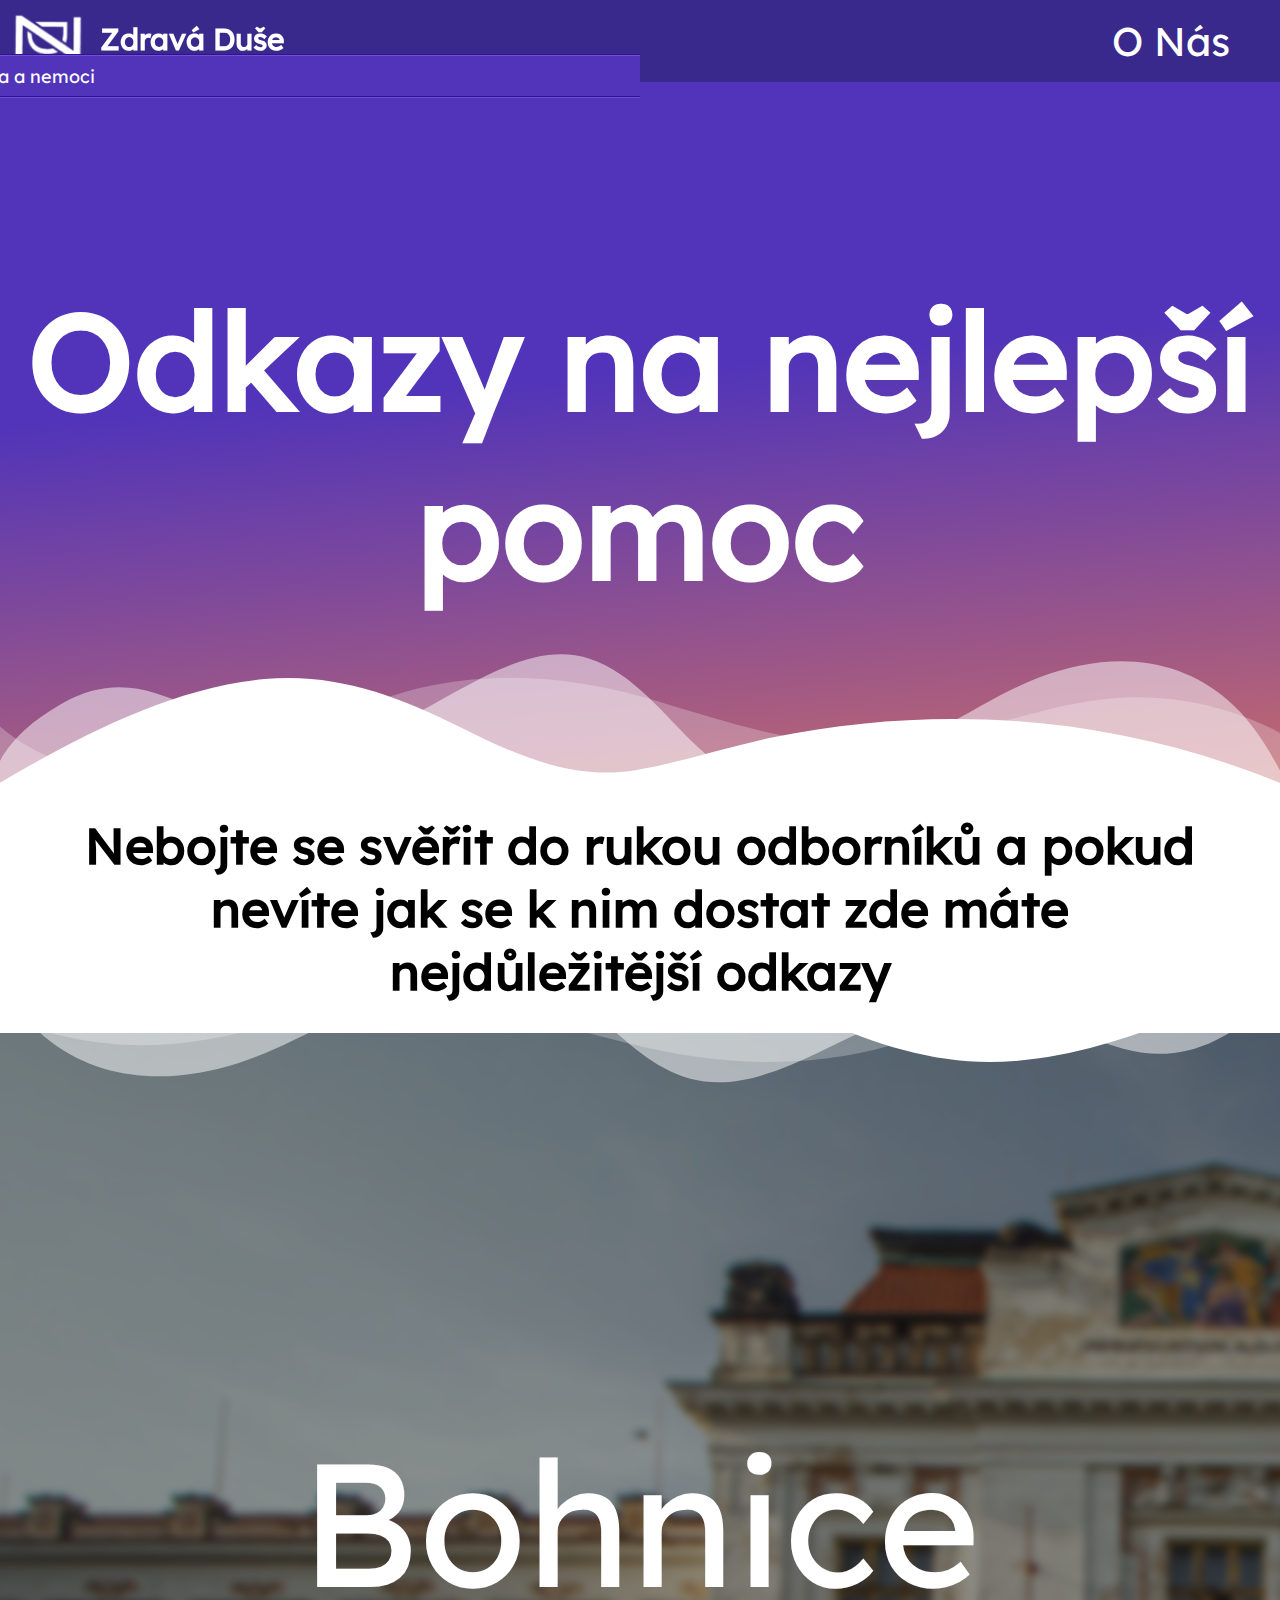
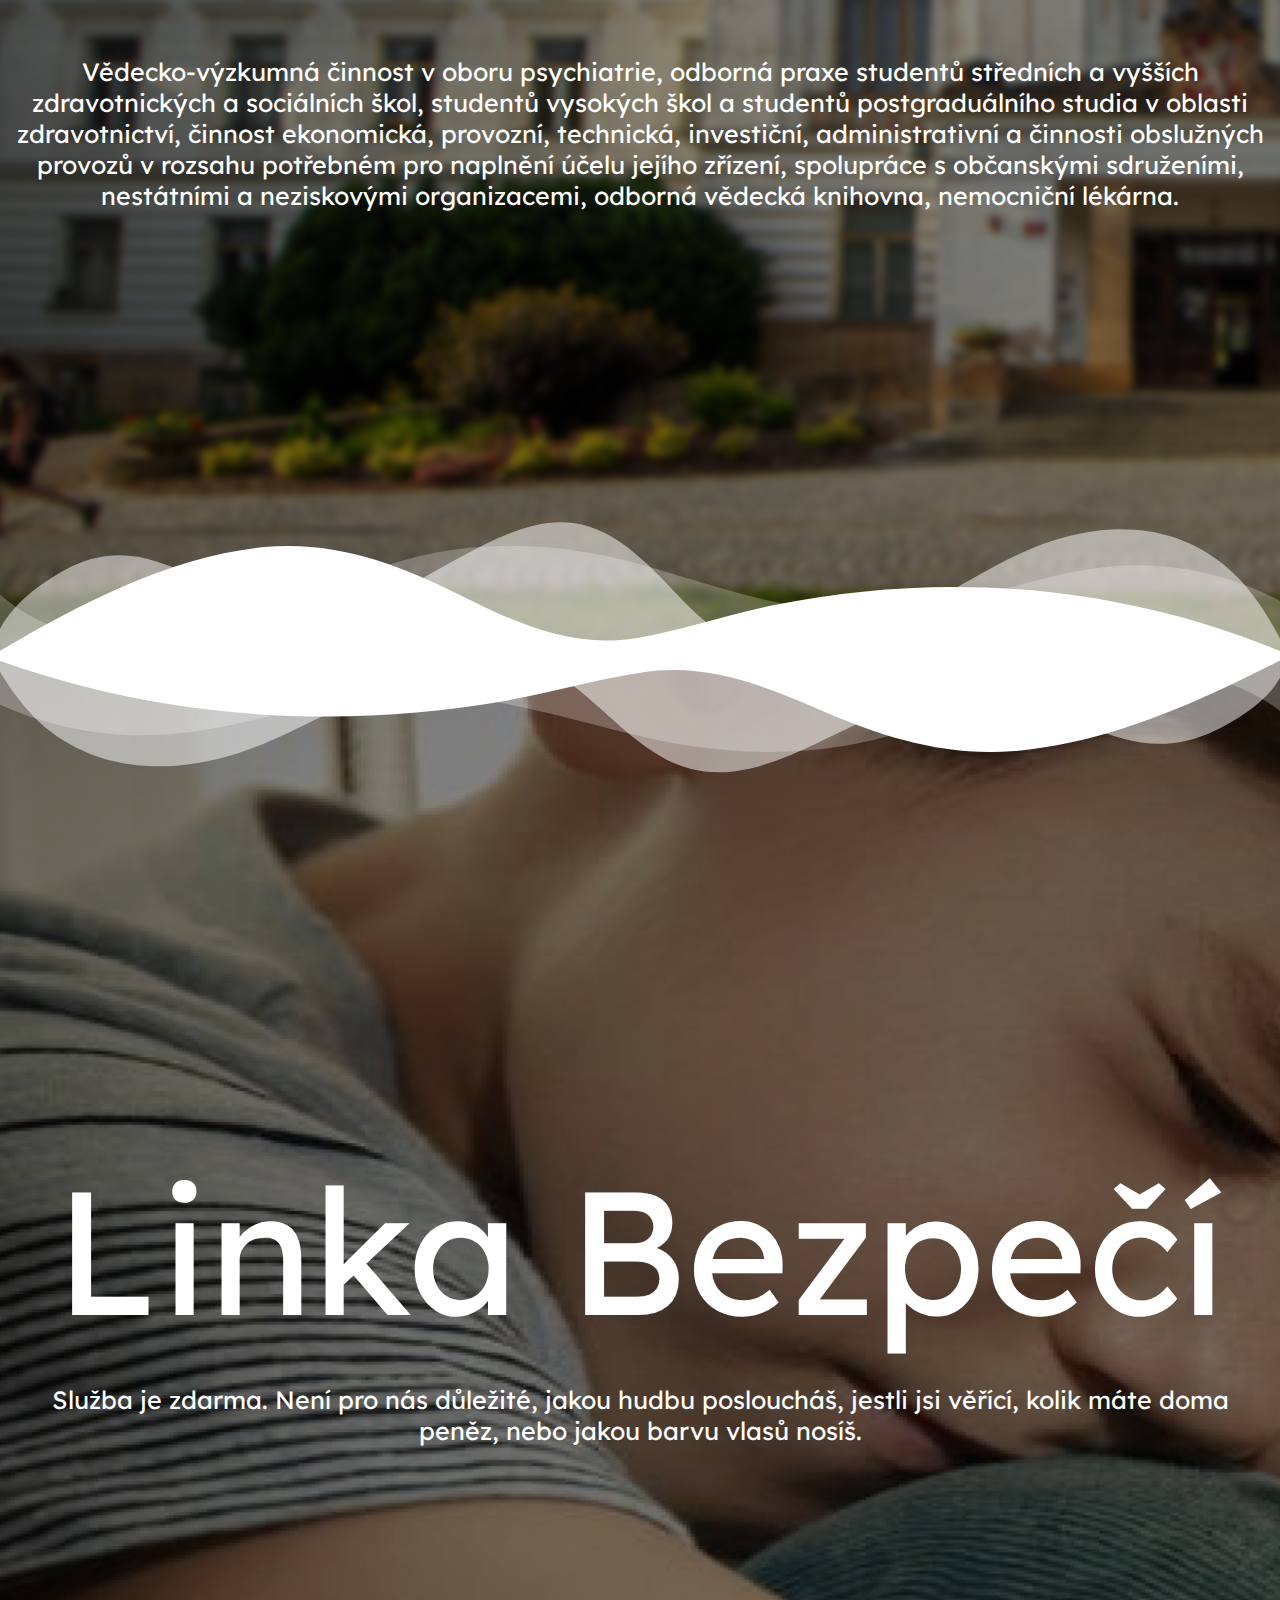
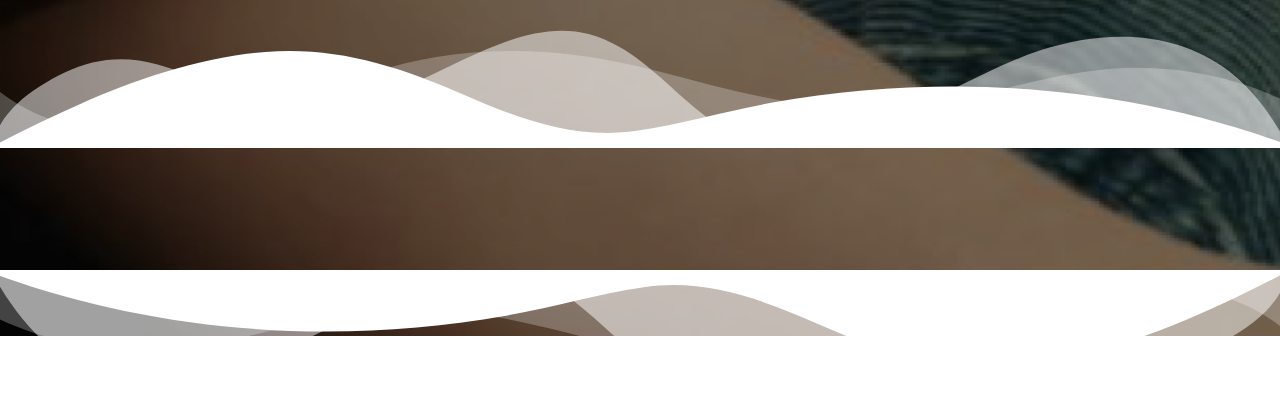
<file: bohnice/odkaz.html>
<!DOCTYPE html>
<html lang="en">
<head>
    <meta charset="UTF-8">
    <meta name="viewport" content="width=device-width, initial-scale=1.0">
    <link rel="stylesheet" href="/bohnice/styles/navbar.css">
    <link rel="stylesheet" href="/bohnice/styles/topnav.css">
    <link rel="stylesheet" href="/bohnice/styles/odkaz.css">
    <link rel="stylesheet" href="/bohnice/styles/svg.css">
    <title>Document</title>
</head>
<body>
    <nav class="navbar">
        <ul>
            <a href="/bohnice/index.html">Domov</a>
            <a href="/bohnice/kontakt.html">Kontakt</a>
            <a class="active" href="/bohnice/odkaz.html">Odkazy</a>
            <a href="/bohnice/dus.html">Duševní zdraví</a>
            <a href="/bohnice/pohoda.html">Nepohoda a nemoci</a>
        </ul>
    </nav>

    <nav class="topnav">
        <div class="img1">
            <img src="/bohnice/assets/UzasneLogo.png" width="80px">
        </div>
        <div>
            <h4>Zdravá Duše</h4>
            </div>
        <ul>
            <a href="/bohnice/onas.html">O Nás</a>
        </ul>
    </nav>

    <div class="titleBar1">
        <h5>
            Odkazy na nejlepší pomoc
        </h5>
    </div>

    <div class="svgSection1">
        <div class="svg">
            <svg data-name="Layer 1" xmlns="http://www.w3.org/2000/svg" viewBox="0 0 1200 120" preserveAspectRatio="none">
                <path d="M0,0V46.29c47.79,22.2,103.59,32.17,158,28,70.36-5.37,136.33-33.31,206.8-37.5C438.64,32.43,512.34,53.67,583,72.05c69.27,18,138.3,24.88,209.4,13.08,36.15-6,69.85-17.84,104.45-29.34C989.49,25,1113-14.29,1200,52.47V0Z" opacity=".25" class="shape-fill"></path>
                <path d="M0,0V15.81C13,36.92,27.64,56.86,47.69,72.05,99.41,111.27,165,111,224.58,91.58c31.15-10.15,60.09-26.07,89.67-39.8,40.92-19,84.73-46,130.83-49.67,36.26-2.85,70.9,9.42,98.6,31.56,31.77,25.39,62.32,62,103.63,73,40.44,10.79,81.35-6.69,119.13-24.28s75.16-39,116.92-43.05c59.73-5.85,113.28,22.88,168.9,38.84,30.2,8.66,59,6.17,87.09-7.5,22.43-10.89,48-26.93,60.65-49.24V0Z" opacity=".5" class="shape-fill"></path>
                <path d="M0,0V5.63C149.93,59,314.09,71.32,475.83,42.57c43-7.64,84.23-20.12,127.61-26.46,59-8.63,112.48,12.24,165.56,35.4C827.93,77.22,886,95.24,951.2,90c86.53-7,172.46-45.71,248.8-84.81V0Z" class="shape-fill"></path>
            </svg>
        </div>

    <div class="textbar1">
        <h5>Nebojte se svěřit do rukou odborníků a pokud nevíte jak se k nim dostat zde máte nejdůležitější odkazy</h5>
    </div>

        <div class="svg2">
            <svg data-name="Layer 1" xmlns="http://www.w3.org/2000/svg" viewBox="0 0 1200 120" preserveAspectRatio="none">
                <path d="M0,0V46.29c47.79,22.2,103.59,32.17,158,28,70.36-5.37,136.33-33.31,206.8-37.5C438.64,32.43,512.34,53.67,583,72.05c69.27,18,138.3,24.88,209.4,13.08,36.15-6,69.85-17.84,104.45-29.34C989.49,25,1113-14.29,1200,52.47V0Z" opacity=".25" class="shape-fill"></path>
                <path d="M0,0V15.81C13,36.92,27.64,56.86,47.69,72.05,99.41,111.27,165,111,224.58,91.58c31.15-10.15,60.09-26.07,89.67-39.8,40.92-19,84.73-46,130.83-49.67,36.26-2.85,70.9,9.42,98.6,31.56,31.77,25.39,62.32,62,103.63,73,40.44,10.79,81.35-6.69,119.13-24.28s75.16-39,116.92-43.05c59.73-5.85,113.28,22.88,168.9,38.84,30.2,8.66,59,6.17,87.09-7.5,22.43-10.89,48-26.93,60.65-49.24V0Z" opacity=".5" class="shape-fill"></path>
                <path d="M0,0V5.63C149.93,59,314.09,71.32,475.83,42.57c43-7.64,84.23-20.12,127.61-26.46,59-8.63,112.48,12.24,165.56,35.4C827.93,77.22,886,95.24,951.2,90c86.53-7,172.46-45.71,248.8-84.81V0Z" class="shape-fill"></path>
            </svg>
        </div>
    </div>

    <div class="bohniceimg">
        <img src="/bohnice/assets/BohniceIMG.jpg" width="2600px" height="1300px">
    </div>
    <div class="bohnicepopis">
        <a href="https://bohnice.cz/">Bohnice</a>
        <p>
            Vědecko-výzkumná činnost v oboru psychiatrie,
            odborná praxe studentů středních a vyšších zdravotnických a sociálních škol, studentů vysokých škol a studentů postgraduálního studia v oblasti zdravotnictví,
            činnost ekonomická, provozní, technická, investiční, administrativní a činnosti obslužných provozů v rozsahu potřebném pro naplnění účelu jejího zřízení,
            spolupráce s občanskými sdruženími, nestátními a neziskovými organizacemi,
            odborná vědecká knihovna,
            nemocniční lékárna.
        </p>
    </div>

        <div class="svgSection2">
            <div class="svg3">
                <svg data-name="Layer 1" xmlns="http://www.w3.org/2000/svg" viewBox="0 0 1200 120" preserveAspectRatio="none">
                    <path d="M0,0V46.29c47.79,22.2,103.59,32.17,158,28,70.36-5.37,136.33-33.31,206.8-37.5C438.64,32.43,512.34,53.67,583,72.05c69.27,18,138.3,24.88,209.4,13.08,36.15-6,69.85-17.84,104.45-29.34C989.49,25,1113-14.29,1200,52.47V0Z" opacity=".25" class="shape-fill"></path>
                    <path d="M0,0V15.81C13,36.92,27.64,56.86,47.69,72.05,99.41,111.27,165,111,224.58,91.58c31.15-10.15,60.09-26.07,89.67-39.8,40.92-19,84.73-46,130.83-49.67,36.26-2.85,70.9,9.42,98.6,31.56,31.77,25.39,62.32,62,103.63,73,40.44,10.79,81.35-6.69,119.13-24.28s75.16-39,116.92-43.05c59.73-5.85,113.28,22.88,168.9,38.84,30.2,8.66,59,6.17,87.09-7.5,22.43-10.89,48-26.93,60.65-49.24V0Z" opacity=".5" class="shape-fill"></path>
                    <path d="M0,0V5.63C149.93,59,314.09,71.32,475.83,42.57c43-7.64,84.23-20.12,127.61-26.46,59-8.63,112.48,12.24,165.56,35.4C827.93,77.22,886,95.24,951.2,90c86.53-7,172.46-45.71,248.8-84.81V0Z" class="shape-fill"></path>
                </svg>
            </div>
    
            <div class="svg4">
                <svg data-name="Layer 1" xmlns="http://www.w3.org/2000/svg" viewBox="0 0 1200 120" preserveAspectRatio="none">
                    <path d="M0,0V46.29c47.79,22.2,103.59,32.17,158,28,70.36-5.37,136.33-33.31,206.8-37.5C438.64,32.43,512.34,53.67,583,72.05c69.27,18,138.3,24.88,209.4,13.08,36.15-6,69.85-17.84,104.45-29.34C989.49,25,1113-14.29,1200,52.47V0Z" opacity=".25" class="shape-fill"></path>
                    <path d="M0,0V15.81C13,36.92,27.64,56.86,47.69,72.05,99.41,111.27,165,111,224.58,91.58c31.15-10.15,60.09-26.07,89.67-39.8,40.92-19,84.73-46,130.83-49.67,36.26-2.85,70.9,9.42,98.6,31.56,31.77,25.39,62.32,62,103.63,73,40.44,10.79,81.35-6.69,119.13-24.28s75.16-39,116.92-43.05c59.73-5.85,113.28,22.88,168.9,38.84,30.2,8.66,59,6.17,87.09-7.5,22.43-10.89,48-26.93,60.65-49.24V0Z" opacity=".5" class="shape-fill"></path>
                    <path d="M0,0V5.63C149.93,59,314.09,71.32,475.83,42.57c43-7.64,84.23-20.12,127.61-26.46,59-8.63,112.48,12.24,165.56,35.4C827.93,77.22,886,95.24,951.2,90c86.53-7,172.46-45.71,248.8-84.81V0Z" class="shape-fill"></path>
                </svg>
            </div>
        </div>
        <div class="skrecokdzungarsky">
            <img src="/bohnice/assets/breciciclovek.png" width="2600px" height="1300px">
        </div>
        <section class="linka">
            <div class="linkatext">
                <a href="https://www.linkabezpeci.cz/">Linka Bezpečí</a>
                <p>Služba je zdarma. Není pro nás důležité, jakou hudbu posloucháš, jestli jsi věřící, kolik máte doma peněz, nebo jakou barvu vlasů nosíš.</p>
            </div>
        </section>
        <div class="svgSection3">
            <div class="svg9">
                <svg data-name="Layer 1" xmlns="http://www.w3.org/2000/svg" viewBox="0 0 1200 120" preserveAspectRatio="none">
                    <path d="M0,0V46.29c47.79,22.2,103.59,32.17,158,28,70.36-5.37,136.33-33.31,206.8-37.5C438.64,32.43,512.34,53.67,583,72.05c69.27,18,138.3,24.88,209.4,13.08,36.15-6,69.85-17.84,104.45-29.34C989.49,25,1113-14.29,1200,52.47V0Z" opacity=".25" class="shape-fill"></path>
                    <path d="M0,0V15.81C13,36.92,27.64,56.86,47.69,72.05,99.41,111.27,165,111,224.58,91.58c31.15-10.15,60.09-26.07,89.67-39.8,40.92-19,84.73-46,130.83-49.67,36.26-2.85,70.9,9.42,98.6,31.56,31.77,25.39,62.32,62,103.63,73,40.44,10.79,81.35-6.69,119.13-24.28s75.16-39,116.92-43.05c59.73-5.85,113.28,22.88,168.9,38.84,30.2,8.66,59,6.17,87.09-7.5,22.43-10.89,48-26.93,60.65-49.24V0Z" opacity=".5" class="shape-fill"></path>
                    <path d="M0,0V5.63C149.93,59,314.09,71.32,475.83,42.57c43-7.64,84.23-20.12,127.61-26.46,59-8.63,112.48,12.24,165.56,35.4C827.93,77.22,886,95.24,951.2,90c86.53-7,172.46-45.71,248.8-84.81V0Z" class="shape-fill"></path>
                </svg>
            </div>
    
            <div class="svg0">
                <svg data-name="Layer 1" xmlns="http://www.w3.org/2000/svg" viewBox="0 0 1200 120" preserveAspectRatio="none">
                    <path d="M0,0V46.29c47.79,22.2,103.59,32.17,158,28,70.36-5.37,136.33-33.31,206.8-37.5C438.64,32.43,512.34,53.67,583,72.05c69.27,18,138.3,24.88,209.4,13.08,36.15-6,69.85-17.84,104.45-29.34C989.49,25,1113-14.29,1200,52.47V0Z" opacity=".25" class="shape-fill"></path>
                    <path d="M0,0V15.81C13,36.92,27.64,56.86,47.69,72.05,99.41,111.27,165,111,224.58,91.58c31.15-10.15,60.09-26.07,89.67-39.8,40.92-19,84.73-46,130.83-49.67,36.26-2.85,70.9,9.42,98.6,31.56,31.77,25.39,62.32,62,103.63,73,40.44,10.79,81.35-6.69,119.13-24.28s75.16-39,116.92-43.05c59.73-5.85,113.28,22.88,168.9,38.84,30.2,8.66,59,6.17,87.09-7.5,22.43-10.89,48-26.93,60.65-49.24V0Z" opacity=".5" class="shape-fill"></path>
                    <path d="M0,0V5.63C149.93,59,314.09,71.32,475.83,42.57c43-7.64,84.23-20.12,127.61-26.46,59-8.63,112.48,12.24,165.56,35.4C827.93,77.22,886,95.24,951.2,90c86.53-7,172.46-45.71,248.8-84.81V0Z" class="shape-fill"></path>
                </svg>
            </div>
        </div>



</body>
</html>
</file>
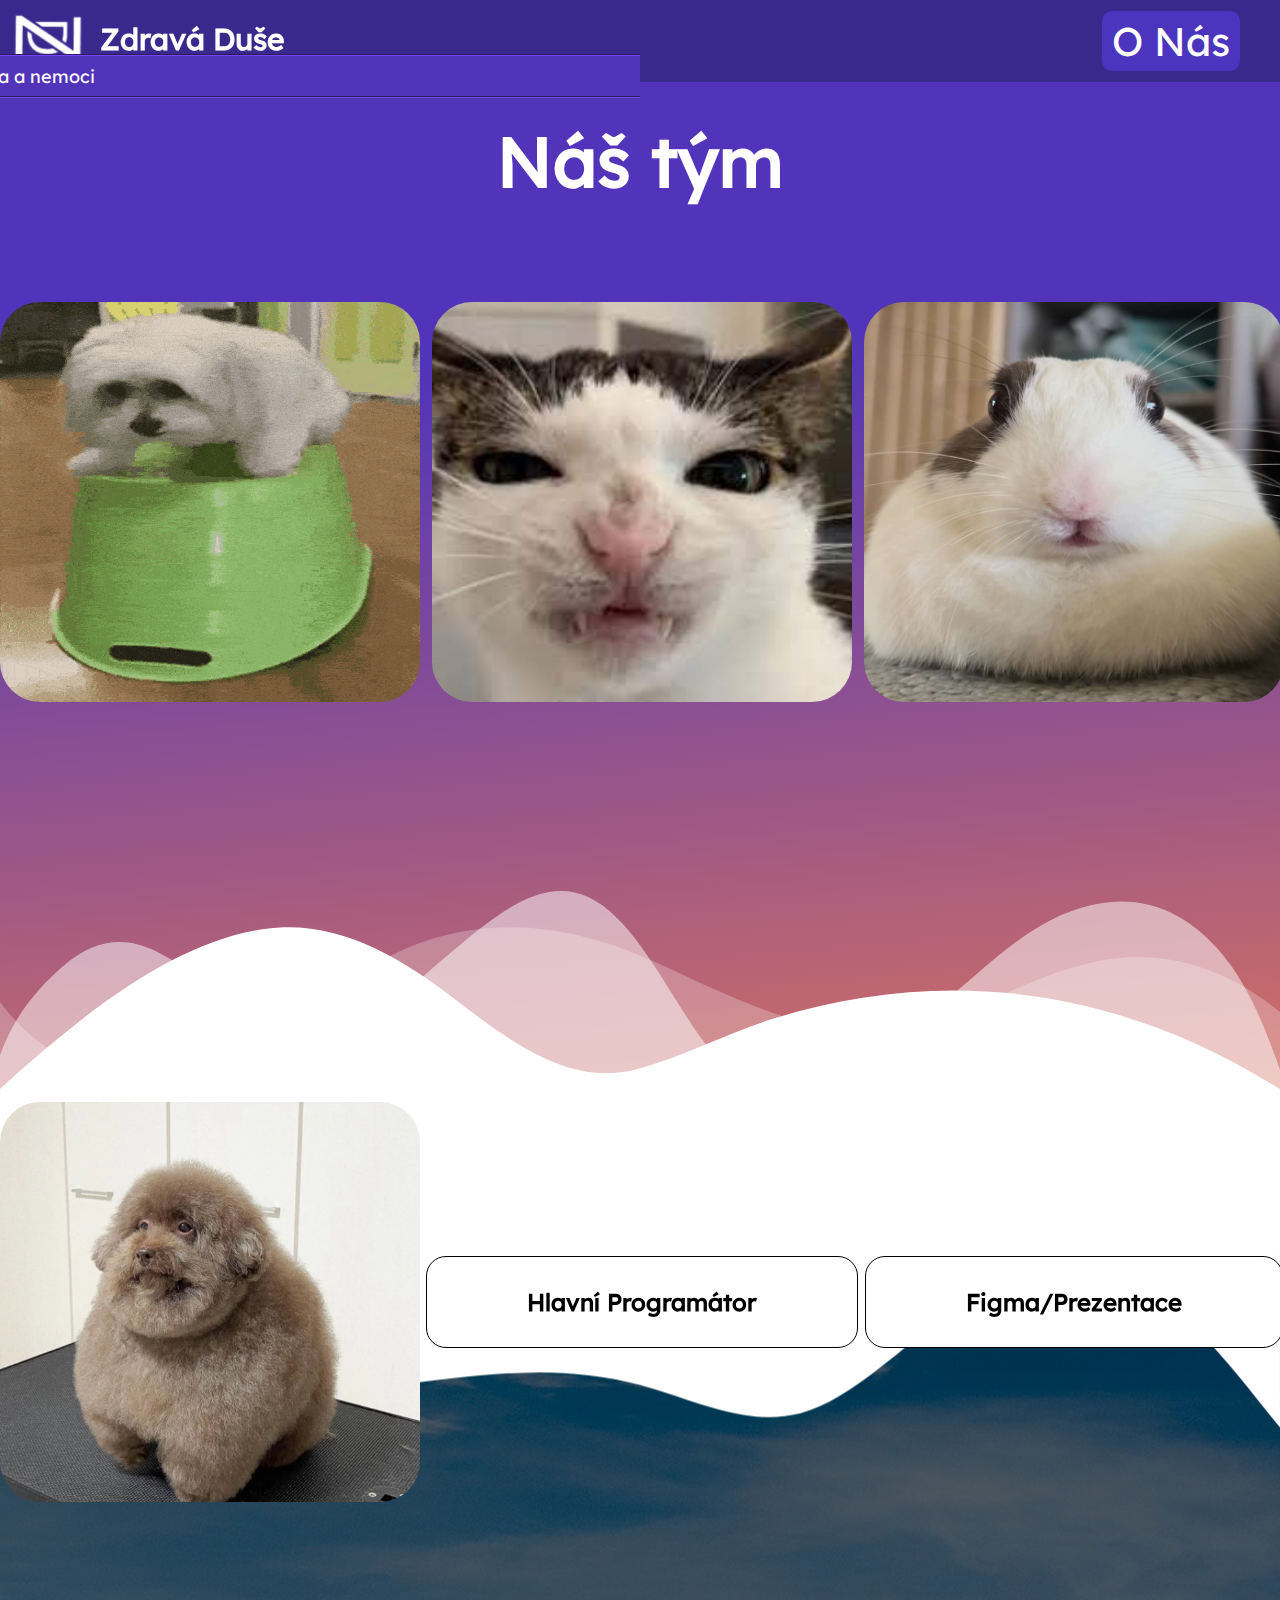
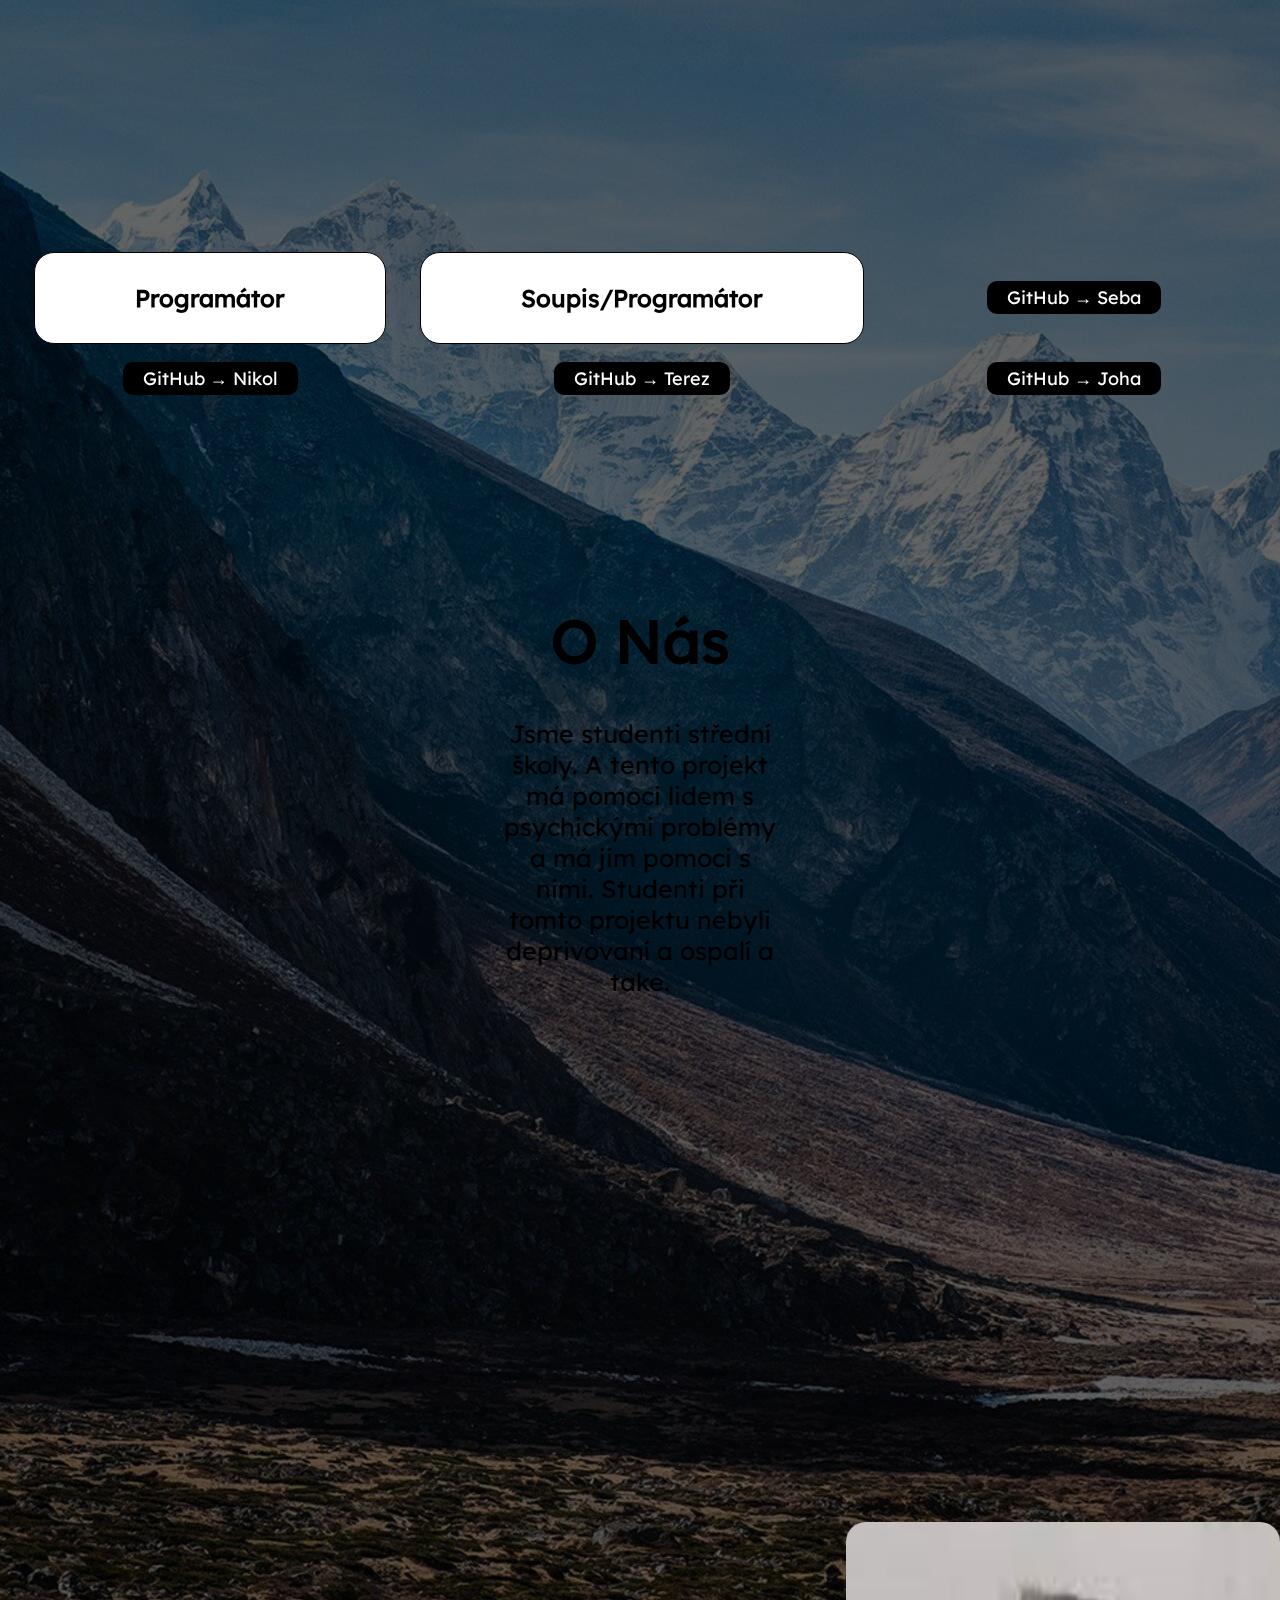
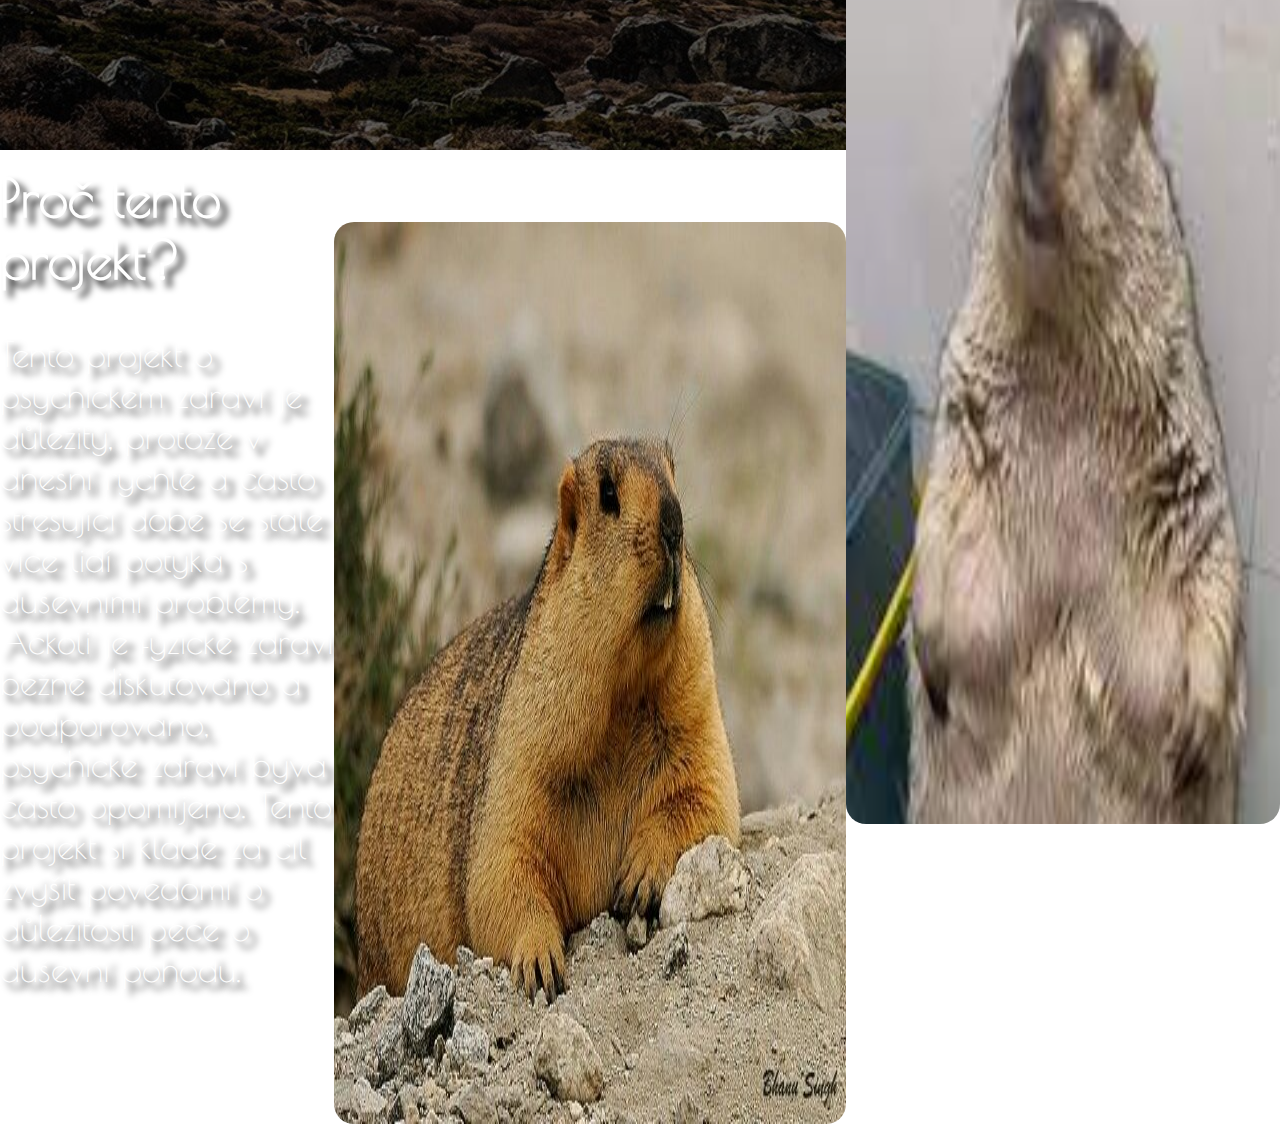
<file: bohnice/onas.html>
<!DOCTYPE html>
<html lang="en">
<head>
    <meta charset="UTF-8">
    <meta name="viewport" content="width=device-width, initial-scale=1.0">
    <link rel="stylesheet" href="/bohnice/styles/navbar.css">
    <link rel="stylesheet" href="/bohnice/styles/topnav.css">
    <link rel="stylesheet" href="/bohnice/styles/onas.css">
    <link rel="stylesheet" href="/bohnice/styles/svg.css">
    <title>Document</title>
</head>
<body>
    <nav class="navbar">
        <ul>
            <a href="/bohnice/index.html">Domov</a>
            <a href="/bohnice/kontakt.html">Kontakt</a>
            <a href="/bohnice/odkaz.html">Odkazy</a>
            <a href="/bohnice/dus.html">Duševní zdraví</a>
            <a href="/bohnice/pohoda.html">Nepohoda a nemoci</a>
        </ul>
    </nav>

    <nav class="topnav">
        <div class="img1">
            <img src="/bohnice/assets/UzasneLogo.png" width="80px">
        </div>
        <div>
            <h4>Zdravá Duše</h4>
            </div>
        <ul>
            <a class="active" href="/bohnice/onas.html">O Nás</a>
        </ul>
    </nav>
    <div class="pozadi1"></div>
    <div class="svgonas">
        <svg data-name="Layer 1" xmlns="http://www.w3.org/2000/svg" viewBox="0 0 1200 120" preserveAspectRatio="none">
            <path d="M0,0V46.29c47.79,22.2,103.59,32.17,158,28,70.36-5.37,136.33-33.31,206.8-37.5C438.64,32.43,512.34,53.67,583,72.05c69.27,18,138.3,24.88,209.4,13.08,36.15-6,69.85-17.84,104.45-29.34C989.49,25,1113-14.29,1200,52.47V0Z" opacity=".25" class="shape-fill"></path>
            <path d="M0,0V15.81C13,36.92,27.64,56.86,47.69,72.05,99.41,111.27,165,111,224.58,91.58c31.15-10.15,60.09-26.07,89.67-39.8,40.92-19,84.73-46,130.83-49.67,36.26-2.85,70.9,9.42,98.6,31.56,31.77,25.39,62.32,62,103.63,73,40.44,10.79,81.35-6.69,119.13-24.28s75.16-39,116.92-43.05c59.73-5.85,113.28,22.88,168.9,38.84,30.2,8.66,59,6.17,87.09-7.5,22.43-10.89,48-26.93,60.65-49.24V0Z" opacity=".5" class="shape-fill"></path>
            <path d="M0,0V5.63C149.93,59,314.09,71.32,475.83,42.57c43-7.64,84.23-20.12,127.61-26.46,59-8.63,112.48,12.24,165.56,35.4C827.93,77.22,886,95.24,951.2,90c86.53-7,172.46-45.71,248.8-84.81V0Z" class="shape-fill"></path>
        </svg>
    </div>
    <section class="sekce1">
        <h1>Náš tým</h1>
        <grid class="tymImg">
            <img class="S" src="/bohnice/assets/ezgif-4982b985eae911.gif" alt="">
            <img class="N" src="/bohnice/assets/catnebolikockadomaci.jpg" alt="">
            <img class="T" src="/bohnice/assets/kralik.jpg" alt="">
            <img class="J" src="/bohnice/assets/Snímek obrazovky 2025-03-06 170448.png" alt="">
            <div>
                <h2>Hlavní Programátor</h2>
            </div>
            <div>
                <h2>Figma/Prezentace</h2>
            </div>
            <div>
                <h2>Programátor</h2>
            </div>
            <div>
                <h2>Soupis/Programátor</h2>
            </div>
            <a href="https://github.com/seb1s"><p>GitHub → Seba</p></a>
            <a href="https://github.com/Machalova"><p>GitHub → Nikol</p></a>
            <a href="https://github.com/tercutka"><p>GitHub → Terez</p></a>
            <a href="https://github.com/urdadsfavdzohy"><p>GitHub → Joha</p></a>
        </grid>
    </section>
    <section class="sekce2">
       <h1>O Nás</h1>
       <p>Jsme studenti střední školy. A tento projekt má pomoci lidem s psychickými problémy a má jim pomoci s nimi. Studenti při tomto projektu nebyli deprivovaní a ospalí a take.</p>
    </div>
    </section>
    <svg class="svgonas2" xmlns="http://www.w3.org/2000/svg" viewBox="0 0 1440 320"><path class="shape-fill" fill-opacity="1" d="M0,96L30,101.3C60,107,120,117,180,117.3C240,117,300,107,360,106.7C420,107,480,117,540,122.7C600,128,660,128,720,112C780,96,840,64,900,80C960,96,1020,160,1080,202.7C1140,245,1200,267,1260,240C1320,213,1380,139,1410,101.3L1440,64L1440,320L1410,320C1380,320,1320,320,1260,320C1200,320,1140,320,1080,320C1020,320,960,320,900,320C840,320,780,320,720,320C660,320,600,320,540,320C480,320,420,320,360,320C300,320,240,320,180,320C120,320,60,320,30,320L0,320Z"></path></svg>
    <section class="sekce3">
        <div class="contentsek3">
            <h2>Proč tento projekt?</h2>
            <p>Tento projekt o psychickém zdraví je důležitý, protože v dnešní rychlé a často stresující době se stále více lidí potýká s duševními problémy. Ačkoli je fyzické zdraví běžně diskutováno a podporováno, psychické zdraví bývá často opomíjeno. Tento projekt si klade za cíl zvýšit povědomí o důležitosti péče o duševní pohodu.</p>
        </div>
        <img class="switch2" src="/bohnice/assets/svist.jpg" alt="">
        <img class="switch" src="/bohnice/assets/switst.png" alt="">
    </section>
    <div class="pozadi2"></div>




</body>
</html>
</file>
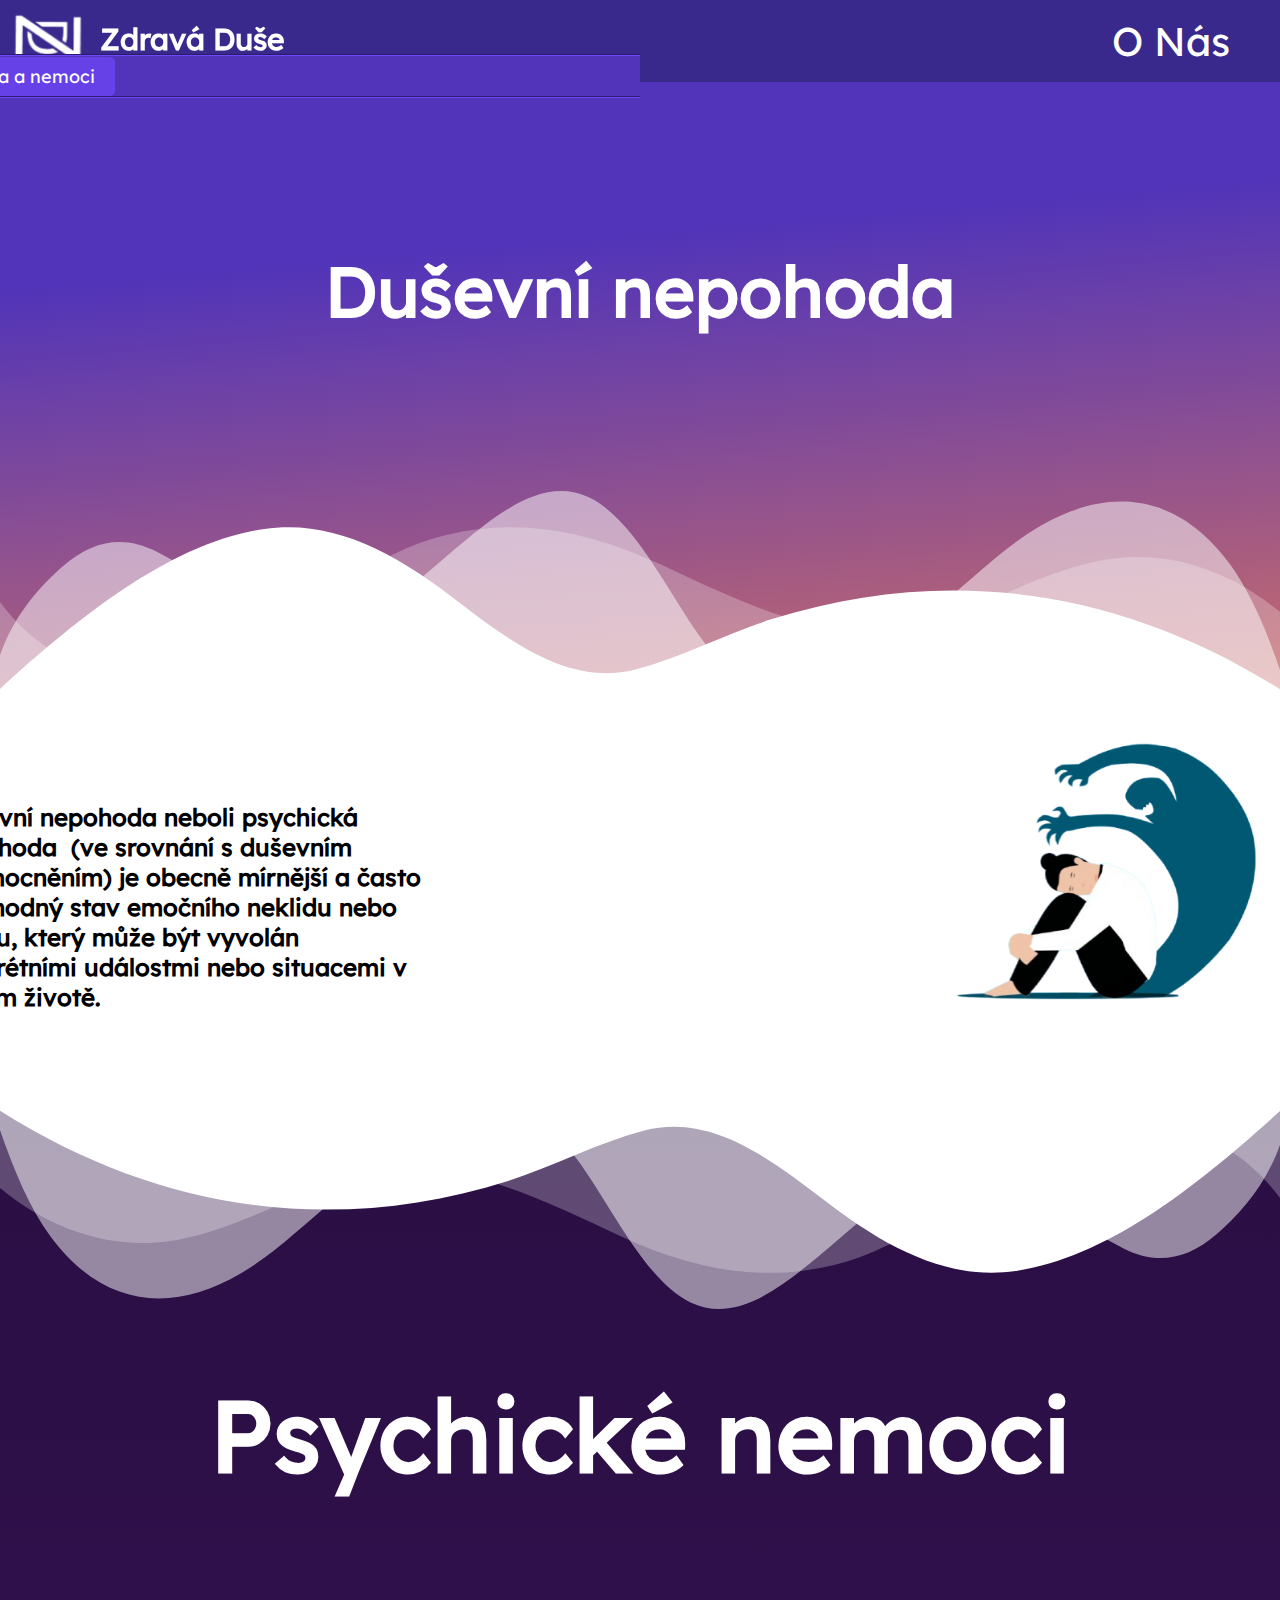
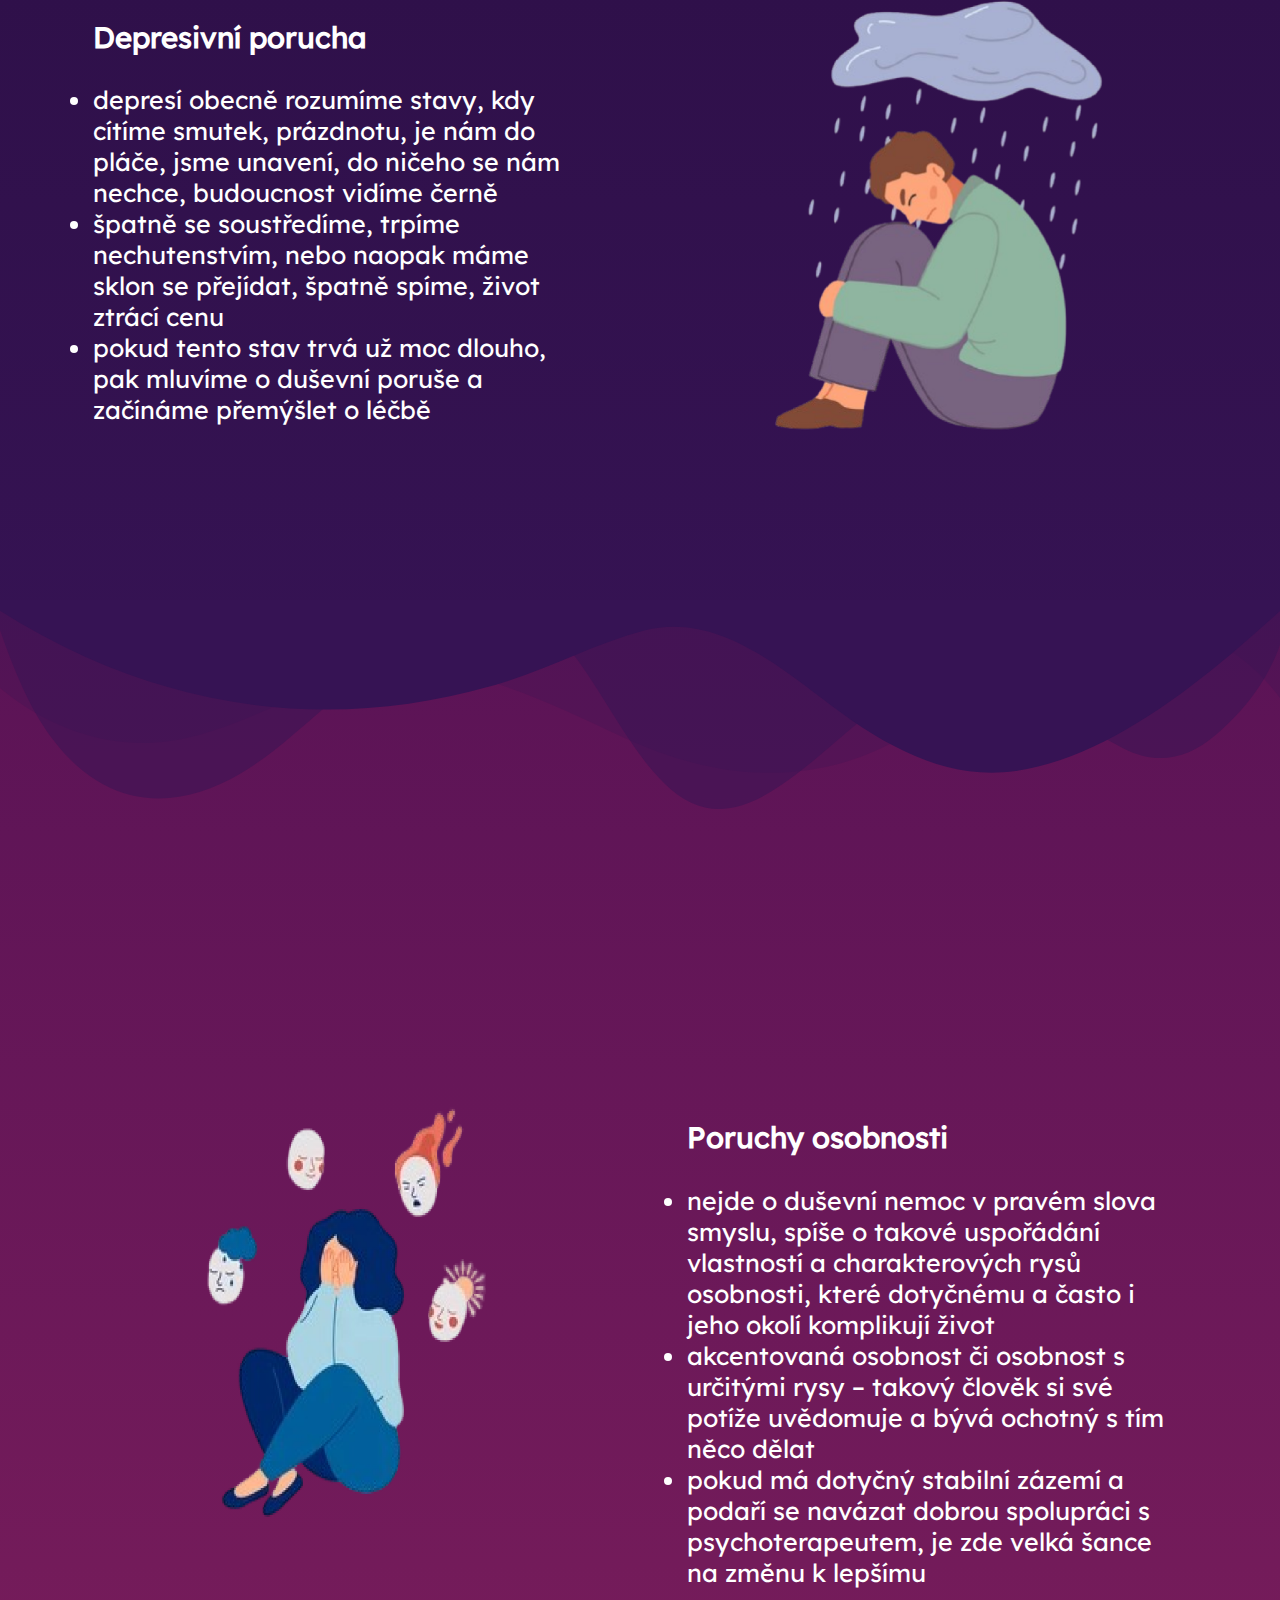
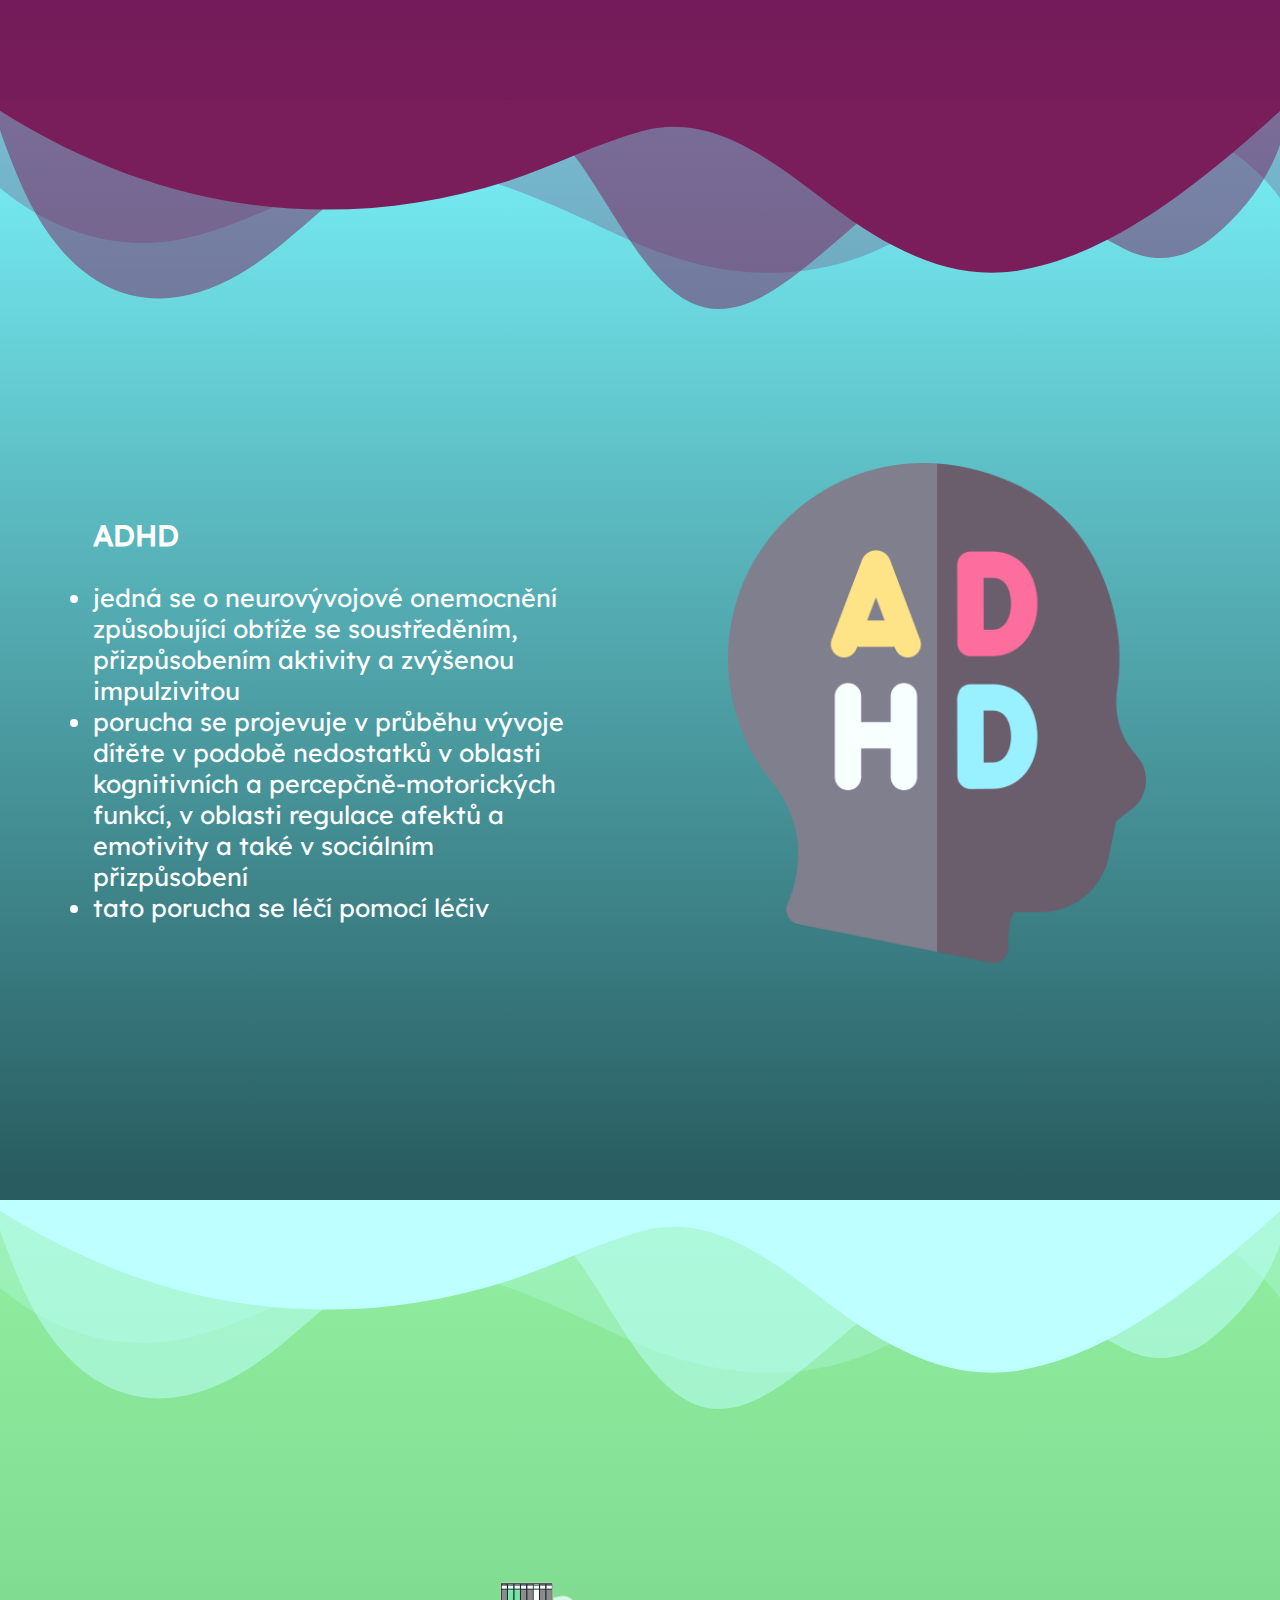
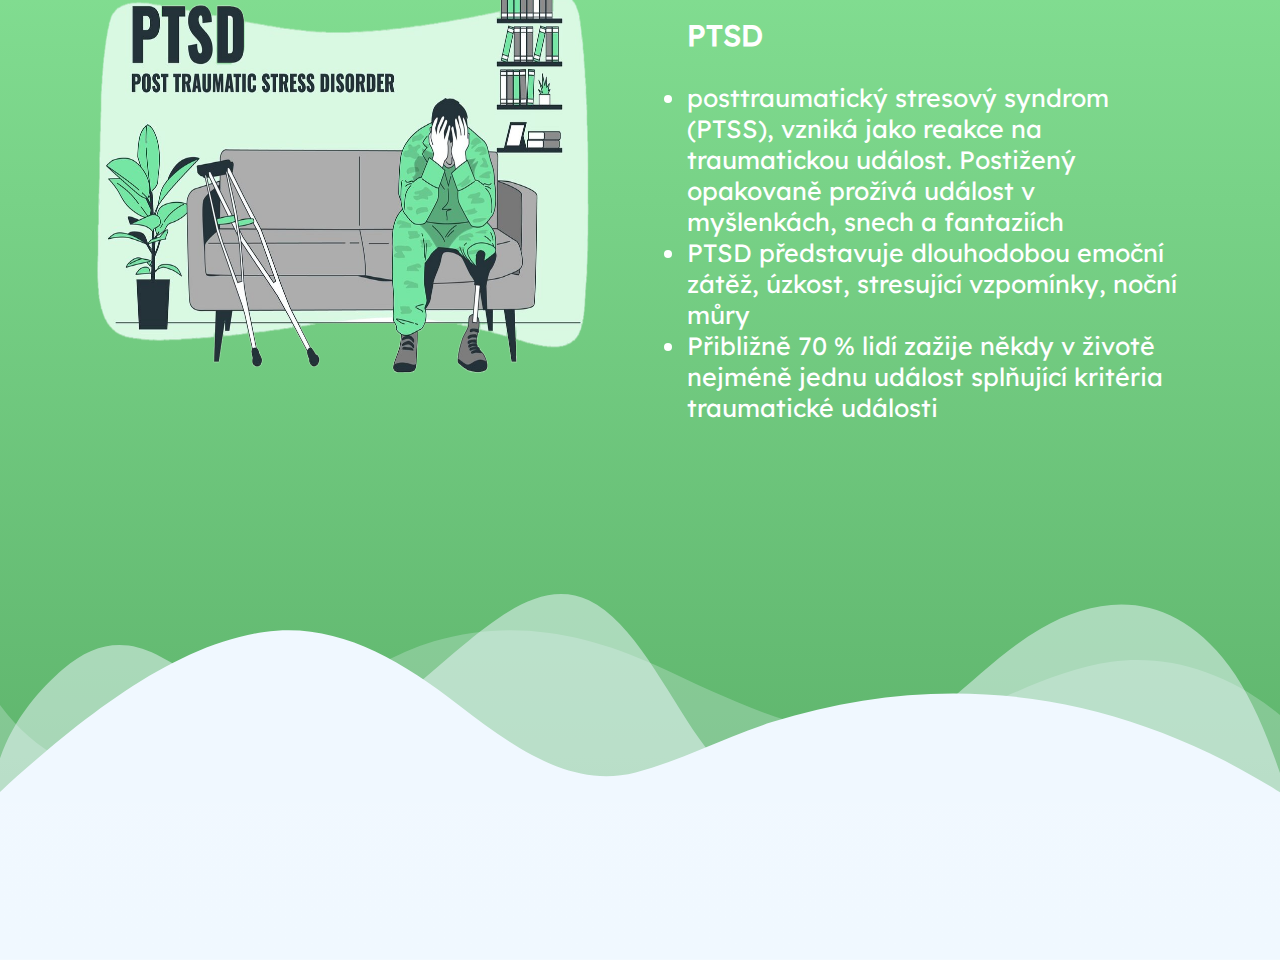
<file: bohnice/pohoda.html>
<!DOCTYPE html>
<html lang="en">
<head>
    <meta charset="UTF-8">
    <meta name="viewport" content="width=device-width, initial-scale=1.0">
    <link rel="stylesheet" href="/bohnice/styles/navbar.css">
    <link rel="stylesheet" href="/bohnice/styles/topnav.css">
    <link rel="stylesheet" href="/bohnice/styles/svg.css">
    <link rel="stylesheet" href="/bohnice/styles/pohoda.css">
    <title>Document</title>
</head>
<body>
    <nav class="topnav">
        <div class="img1">
            <img src="/bohnice/assets/UzasneLogo.png" width="80px">
            
        </div>
        <div>
        <h4>Zdravá Duše</h4>
        </div>
        <ul>
            <a href="/bohnice/onas.html">O Nás</a>
        </ul>
    </nav>
    <nav class="navbar">
        <ul>
            <a href="/bohnice/index.html">Domov</a>
            <a href="/bohnice/kontakt.html">Kontakt</a>
            <a href="/bohnice/odkaz.html">Odkazy</a>
            <a href="/bohnice/dus.html">Duševní zdraví</a>
            <a class="active" href="/bohnice/pohoda.html">Nepohoda a nemoci</a>
        </ul>
    </nav>
    <div class="pozadi1"></div>

    <div class="nadpis">
        <h1>Duševní nepohoda</h1>
    </div>
  
    <section class="sekce1">
        <div class="contentduch1">
            <h2>Duševní nepohoda neboli psychická nepohoda
             (ve srovnání s duševním onemocněním) je obecně mírnější a často přechodný stav emočního neklidu nebo stresu, který může být vyvolán konkrétními událostmi nebo situacemi v našem životě. 
            </h2>
            <img src="/bohnice/assets/duch.png" alt="">
        </div>
        
    </section>

    <div class="svgpohoda">
        <svg data-name="Layer 1" xmlns="http://www.w3.org/2000/svg" viewBox="0 0 1200 120" preserveAspectRatio="none">
            <path d="M0,0V46.29c47.79,22.2,103.59,32.17,158,28,70.36-5.37,136.33-33.31,206.8-37.5C438.64,32.43,512.34,53.67,583,72.05c69.27,18,138.3,24.88,209.4,13.08,36.15-6,69.85-17.84,104.45-29.34C989.49,25,1113-14.29,1200,52.47V0Z" opacity=".25" class="shape-fill"></path>
            <path d="M0,0V15.81C13,36.92,27.64,56.86,47.69,72.05,99.41,111.27,165,111,224.58,91.58c31.15-10.15,60.09-26.07,89.67-39.8,40.92-19,84.73-46,130.83-49.67,36.26-2.85,70.9,9.42,98.6,31.56,31.77,25.39,62.32,62,103.63,73,40.44,10.79,81.35-6.69,119.13-24.28s75.16-39,116.92-43.05c59.73-5.85,113.28,22.88,168.9,38.84,30.2,8.66,59,6.17,87.09-7.5,22.43-10.89,48-26.93,60.65-49.24V0Z" opacity=".5" class="shape-fill"></path>
            <path d="M0,0V5.63C149.93,59,314.09,71.32,475.83,42.57c43-7.64,84.23-20.12,127.61-26.46,59-8.63,112.48,12.24,165.56,35.4C827.93,77.22,886,95.24,951.2,90c86.53-7,172.46-45.71,248.8-84.81V0Z" class="shape-fill"></path>
        </svg>
    </div>
    <div class="svgpohoda1">
        <svg data-name="Layer 1" xmlns="http://www.w3.org/2000/svg" viewBox="0 0 1200 120" preserveAspectRatio="none">
            <path d="M0,0V46.29c47.79,22.2,103.59,32.17,158,28,70.36-5.37,136.33-33.31,206.8-37.5C438.64,32.43,512.34,53.67,583,72.05c69.27,18,138.3,24.88,209.4,13.08,36.15-6,69.85-17.84,104.45-29.34C989.49,25,1113-14.29,1200,52.47V0Z" opacity=".25" class="shape-fill"></path>
            <path d="M0,0V15.81C13,36.92,27.64,56.86,47.69,72.05,99.41,111.27,165,111,224.58,91.58c31.15-10.15,60.09-26.07,89.67-39.8,40.92-19,84.73-46,130.83-49.67,36.26-2.85,70.9,9.42,98.6,31.56,31.77,25.39,62.32,62,103.63,73,40.44,10.79,81.35-6.69,119.13-24.28s75.16-39,116.92-43.05c59.73-5.85,113.28,22.88,168.9,38.84,30.2,8.66,59,6.17,87.09-7.5,22.43-10.89,48-26.93,60.65-49.24V0Z" opacity=".5" class="shape-fill"></path>
            <path d="M0,0V5.63C149.93,59,314.09,71.32,475.83,42.57c43-7.64,84.23-20.12,127.61-26.46,59-8.63,112.48,12.24,165.56,35.4C827.93,77.22,886,95.24,951.2,90c86.53-7,172.46-45.71,248.8-84.81V0Z" class="shape-fill"></path>
        </svg>
    </div>
    <div class="svgpohoda2">
        <svg data-name="Layer 1" xmlns="http://www.w3.org/2000/svg" viewBox="0 0 1200 120" preserveAspectRatio="none">
            <path d="M0,0V46.29c47.79,22.2,103.59,32.17,158,28,70.36-5.37,136.33-33.31,206.8-37.5C438.64,32.43,512.34,53.67,583,72.05c69.27,18,138.3,24.88,209.4,13.08,36.15-6,69.85-17.84,104.45-29.34C989.49,25,1113-14.29,1200,52.47V0Z" opacity=".25" class="shape-fill"></path>
            <path d="M0,0V15.81C13,36.92,27.64,56.86,47.69,72.05,99.41,111.27,165,111,224.58,91.58c31.15-10.15,60.09-26.07,89.67-39.8,40.92-19,84.73-46,130.83-49.67,36.26-2.85,70.9,9.42,98.6,31.56,31.77,25.39,62.32,62,103.63,73,40.44,10.79,81.35-6.69,119.13-24.28s75.16-39,116.92-43.05c59.73-5.85,113.28,22.88,168.9,38.84,30.2,8.66,59,6.17,87.09-7.5,22.43-10.89,48-26.93,60.65-49.24V0Z" opacity=".5" class="shape-fill"></path>
            <path d="M0,0V5.63C149.93,59,314.09,71.32,475.83,42.57c43-7.64,84.23-20.12,127.61-26.46,59-8.63,112.48,12.24,165.56,35.4C827.93,77.22,886,95.24,951.2,90c86.53-7,172.46-45.71,248.8-84.81V0Z" class="shape-fill"></path>
        </svg>
    </div>
    <div class="svgpohoda3">
        <svg data-name="Layer 1" xmlns="http://www.w3.org/2000/svg" viewBox="0 0 1200 120" preserveAspectRatio="none">
            <path d="M0,0V46.29c47.79,22.2,103.59,32.17,158,28,70.36-5.37,136.33-33.31,206.8-37.5C438.64,32.43,512.34,53.67,583,72.05c69.27,18,138.3,24.88,209.4,13.08,36.15-6,69.85-17.84,104.45-29.34C989.49,25,1113-14.29,1200,52.47V0Z" opacity=".25" class="shape-fill"></path>
            <path d="M0,0V15.81C13,36.92,27.64,56.86,47.69,72.05,99.41,111.27,165,111,224.58,91.58c31.15-10.15,60.09-26.07,89.67-39.8,40.92-19,84.73-46,130.83-49.67,36.26-2.85,70.9,9.42,98.6,31.56,31.77,25.39,62.32,62,103.63,73,40.44,10.79,81.35-6.69,119.13-24.28s75.16-39,116.92-43.05c59.73-5.85,113.28,22.88,168.9,38.84,30.2,8.66,59,6.17,87.09-7.5,22.43-10.89,48-26.93,60.65-49.24V0Z" opacity=".5" class="shape-fill"></path>
            <path d="M0,0V5.63C149.93,59,314.09,71.32,475.83,42.57c43-7.64,84.23-20.12,127.61-26.46,59-8.63,112.48,12.24,165.56,35.4C827.93,77.22,886,95.24,951.2,90c86.53-7,172.46-45.71,248.8-84.81V0Z" class="shape-fill"></path>
        </svg>
    </div>
    <div class="svgpohoda4">
        <svg data-name="Layer 1" xmlns="http://www.w3.org/2000/svg" viewBox="0 0 1200 120" preserveAspectRatio="none">
            <path d="M0,0V46.29c47.79,22.2,103.59,32.17,158,28,70.36-5.37,136.33-33.31,206.8-37.5C438.64,32.43,512.34,53.67,583,72.05c69.27,18,138.3,24.88,209.4,13.08,36.15-6,69.85-17.84,104.45-29.34C989.49,25,1113-14.29,1200,52.47V0Z" opacity=".25" class="shape-fill"></path>
            <path d="M0,0V15.81C13,36.92,27.64,56.86,47.69,72.05,99.41,111.27,165,111,224.58,91.58c31.15-10.15,60.09-26.07,89.67-39.8,40.92-19,84.73-46,130.83-49.67,36.26-2.85,70.9,9.42,98.6,31.56,31.77,25.39,62.32,62,103.63,73,40.44,10.79,81.35-6.69,119.13-24.28s75.16-39,116.92-43.05c59.73-5.85,113.28,22.88,168.9,38.84,30.2,8.66,59,6.17,87.09-7.5,22.43-10.89,48-26.93,60.65-49.24V0Z" opacity=".5" class="shape-fill"></path>
            <path d="M0,0V5.63C149.93,59,314.09,71.32,475.83,42.57c43-7.64,84.23-20.12,127.61-26.46,59-8.63,112.48,12.24,165.56,35.4C827.93,77.22,886,95.24,951.2,90c86.53-7,172.46-45.71,248.8-84.81V0Z" class="shape-fill"></path>
        </svg>
    </div>
    <div class="svgpohoda5">
        <svg data-name="Layer 1" xmlns="http://www.w3.org/2000/svg" viewBox="0 0 1200 120" preserveAspectRatio="none">
            <path d="M0,0V46.29c47.79,22.2,103.59,32.17,158,28,70.36-5.37,136.33-33.31,206.8-37.5C438.64,32.43,512.34,53.67,583,72.05c69.27,18,138.3,24.88,209.4,13.08,36.15-6,69.85-17.84,104.45-29.34C989.49,25,1113-14.29,1200,52.47V0Z" opacity=".25" class="shape-fill"></path>
            <path d="M0,0V15.81C13,36.92,27.64,56.86,47.69,72.05,99.41,111.27,165,111,224.58,91.58c31.15-10.15,60.09-26.07,89.67-39.8,40.92-19,84.73-46,130.83-49.67,36.26-2.85,70.9,9.42,98.6,31.56,31.77,25.39,62.32,62,103.63,73,40.44,10.79,81.35-6.69,119.13-24.28s75.16-39,116.92-43.05c59.73-5.85,113.28,22.88,168.9,38.84,30.2,8.66,59,6.17,87.09-7.5,22.43-10.89,48-26.93,60.65-49.24V0Z" opacity=".5" class="shape-fill"></path>
            <path d="M0,0V5.63C149.93,59,314.09,71.32,475.83,42.57c43-7.64,84.23-20.12,127.61-26.46,59-8.63,112.48,12.24,165.56,35.4C827.93,77.22,886,95.24,951.2,90c86.53-7,172.46-45.71,248.8-84.81V0Z" class="shape-fill"></path>
        </svg>
    </div>
<div class="pozadi2"></div>
<section class="sekce2">
    <div class="nadpis2">
        <h1>Psychické nemoci</h1>
    </div>
    <div class="contentdp">
        <div class="dp">
            <h3>Depresivní porucha</h3>
            <li>depresí obecně rozumíme stavy, kdy cítíme smutek, prázdnotu, je nám do pláče, jsme unavení, do ničeho se nám nechce, budoucnost vidíme černě </li>
            <li>špatně se soustředíme, trpíme nechutenstvím, nebo naopak máme sklon se přejídat, špatně spíme, život ztrácí cenu</li>
            <li>pokud tento stav trvá už moc dlouho, pak mluvíme o duševní poruše a začínáme přemýšlet o léčbě</li>
        </div>
        <img src="/bohnice/assets/smutek.png" alt="">
    </div>
   
    <div class="contentpo">
        <img src="/bohnice/assets/osobnost.png" alt="">
        <div class="po">
            <h3>Poruchy osobnosti</h3>
            <li>nejde o duševní nemoc v pravém slova smyslu, spíše o takové uspořádání vlastností a charakterových rysů osobnosti, které dotyčnému a často i jeho okolí komplikují život </li>
            <li>akcentovaná osobnost či osobnost s určitými rysy – takový člověk si své potíže uvědomuje a bývá ochotný s tím něco dělat</li>
            <li>pokud má dotyčný stabilní zázemí a podaří se navázat dobrou spolupráci s psychoterapeutem, je zde velká šance na změnu k lepšímu</li>
        </div>
    </div>
    <div class="contentadhd">
        <div class="adhd">
            <h3>ADHD</h3>
            <li>jedná se o neurovývojové onemocnění způsobující obtíže se soustředěním, přizpůsobením aktivity a zvýšenou impulzivitou</li>
            <li>porucha se projevuje v průběhu vývoje dítěte v podobě nedostatků v oblasti kognitivních a percepčně-motorických funkcí, v oblasti regulace afektů a emotivity a také v sociálním přizpůsobení</li>
            <li>tato porucha se léčí pomocí léčiv</li>
        </div>
        <img src="/bohnice/assets/adhd.png" alt="">
    </div>
    <div class="contentptsd">
        <img src="/bohnice/assets/ptsd.png" alt="">
        <div class="ptsd">
            <h3>PTSD</h3>
            <li>posttraumatický stresový syndrom (PTSS), vzniká jako reakce na traumatickou událost. Postižený opakovaně prožívá událost v myšlenkách, snech a fantaziích</li>
            <li>PTSD představuje dlouhodobou emoční zátěž, úzkost, stresující vzpomínky, noční můry</li>
            <li>Přibližně 70 % lidí zažije někdy v životě nejméně jednu událost splňující kritéria traumatické události</li>
        </div>
    </div>
</section>
<div class="pozadi3"></div>
<div class="pozadi4"></div>
<div class="pozadi5"></div>
</body>
</html>
</file>
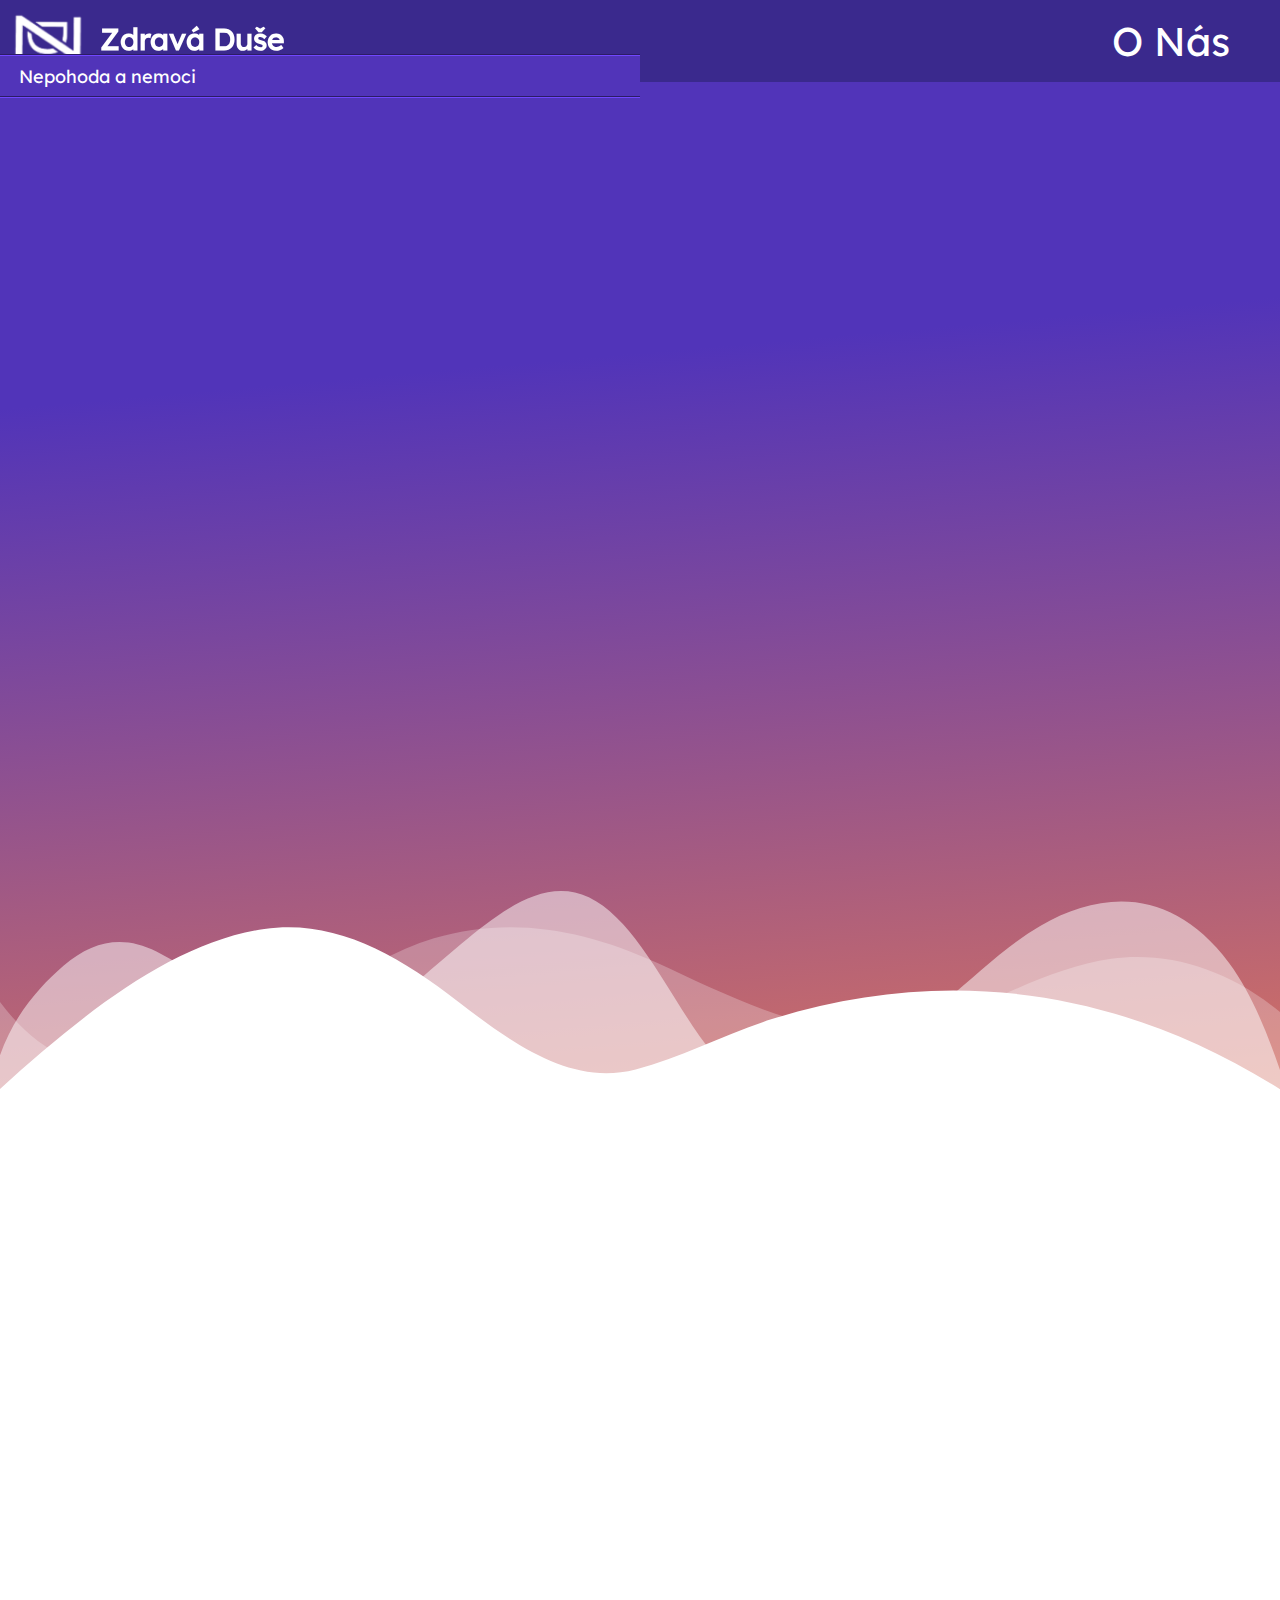
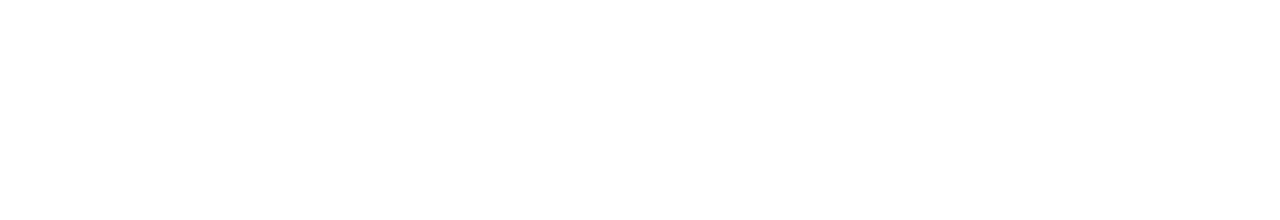
<file: bohnice/zdroje.html>
<!DOCTYPE html>
<html lang="en">
<head>
    <meta charset="UTF-8">
    <meta name="viewport" content="width=device-width, initial-scale=1.0">
    <link rel="stylesheet" href="/bohnice/styles/navbar.css">
    <link rel="stylesheet" href="/bohnice/styles/topnav.css">
    <link rel="stylesheet" href="/bohnice/styles/svg.css">
    <link rel="stylesheet" href="/bohnice/styles/zdroj.css">
    <title>Document</title>
</head>
<body>
    <nav class="topnav">
        <div class="img1">
            <img src="/bohnice/assets/UzasneLogo.png" width="80px">
            
        </div>
        <div>
        <h4>Zdravá Duše</h4>
        </div>
        <ul>
            <a href="/bohnice/onas.html">O Nás</a>
        </ul>
    </nav>
    <nav class="navbar">
        <ul>
            <a href="/bohnice/index.html">Domov</a>
            <a href="/bohnice/kontakt.html">Kontakt</a>
            <a href="/bohnice/odkaz.html">Odkazy</a>
            <a class="active" href="/bohnice/zdroje.html">Zdroje</a>
            <a href="/bohnice/dus.html">Duševní zdraví</a>
            <a href="/bohnice/pohoda.html">Nepohoda a nemoci</a>
        </ul>
    </nav>
    <div class="pozadi1"></div>
    <div class="svgzdroje">
        <svg data-name="Layer 1" xmlns="http://www.w3.org/2000/svg" viewBox="0 0 1200 120" preserveAspectRatio="none">
            <path d="M0,0V46.29c47.79,22.2,103.59,32.17,158,28,70.36-5.37,136.33-33.31,206.8-37.5C438.64,32.43,512.34,53.67,583,72.05c69.27,18,138.3,24.88,209.4,13.08,36.15-6,69.85-17.84,104.45-29.34C989.49,25,1113-14.29,1200,52.47V0Z" opacity=".25" class="shape-fill"></path>
            <path d="M0,0V15.81C13,36.92,27.64,56.86,47.69,72.05,99.41,111.27,165,111,224.58,91.58c31.15-10.15,60.09-26.07,89.67-39.8,40.92-19,84.73-46,130.83-49.67,36.26-2.85,70.9,9.42,98.6,31.56,31.77,25.39,62.32,62,103.63,73,40.44,10.79,81.35-6.69,119.13-24.28s75.16-39,116.92-43.05c59.73-5.85,113.28,22.88,168.9,38.84,30.2,8.66,59,6.17,87.09-7.5,22.43-10.89,48-26.93,60.65-49.24V0Z" opacity=".5" class="shape-fill"></path>
            <path d="M0,0V5.63C149.93,59,314.09,71.32,475.83,42.57c43-7.64,84.23-20.12,127.61-26.46,59-8.63,112.48,12.24,165.56,35.4C827.93,77.22,886,95.24,951.2,90c86.53-7,172.46-45.71,248.8-84.81V0Z" class="shape-fill"></path>
        </svg>
    </div>
    <section class="sekce1">
        <h2>Zdroje ze kterých čerpáme</h2>
    </section>




</body>
</html>
</file>
<file: bohnice/styles/body.css>
body{
    background-image: linear-gradient(#ffffff 20%, aliceblue);
    height: 150vh;
    overflow-x: hidden;
}

.titleBar1{
    background-image: linear-gradient(175deg,#5134b9 40%, #ee7d51);
    display: flex;
    position: absolute;
    left: 0;
    top: 0;
    width: 100%;
    padding-bottom: 100px;
    justify-content: center;
}

    .titleBar1 h5{
        position: relative;
        color: rgb(255, 255, 255);
        font-size: 150px;
        top: -55px;
        font-family: lexend;
        text-align: center;
        animation: fadeIn 2s ease forwards;
    }
    
.text1{
    display: flex;
    position: absolute;
    left: 0;
    top: 0;
    width: 100%;
    justify-content: center;
}

    .text1 h5{
        position: relative;
        color: rgb(255, 255, 255);
        font-size: 25px;
        font-style: oblique;
        top: 350px;
        font-family: tera;
        text-align: center;
        animation: fadeIn 2s ease forwards;
    }

.sekce1{
    position: relative;
    top: 1000px;
}

    .content1{
        display: flex;
        justify-content: space-evenly;
    }
    .sekce1 img{
        width: 1000px;
    }
    .sekce1 h2{
        font-family: lexend;
        font-size: 60px;
        width: 500px;
    }
    .sekce1 h1{
        font-family: lexend;
        font-size: 60px;
        width: 500px;
    }
    .sekce1 li{
        font-family: lexend;
        font-size: 25px;
        width: 500px;
    }

html{
    scroll-behavior: smooth;
}

    ::-webkit-scrollbar {
        width: 5px;
    }
    
    ::-webkit-scrollbar-track {
        background: #4d4d4d;
    }
    
    ::-webkit-scrollbar-thumb {
        background: #ffffff;
        border-radius: 1px;
    }
    
    ::-webkit-scrollbar-thumb:hover {
        background: #a8a8a8;
        border-radius: 1px;
    }

@font-face {
    font-family: lexend;
    src: url(/bohnice/assets/fonts/Lexend-Regular.ttf);
}

@font-face {
    font-family: poiret;
    src: url(/bohnice/assets/fonts/PoiretOne-Regular.ttf);
}

@font-face {
    font-family: tera;
    src: url(/bohnice/assets/fonts/LexendTera-Regular.ttf);
}

@keyframes fadeIn{
    from {opacity: 0;}
    to {opacity: 1;}
  }
</file>
<file: bohnice/styles/navbar.css>
.navbar{
    background-color: #5134b9;
    position: fixed;
    display: flex;
    top: 6%;
    left: 0%;
    height: 40px;
    transform: translate(-50%, 0%);
    width: 100%;
    z-index: 10;
    font-family: lexend;
    animation: bottomIn 0.2s ease forwards;
    border-style: groove;
    border-width: 2px 0 2px 0;
    border-color: #5134b9;
    align-items: center;
}
  /* Style the links inside the navigation bar */
  .navbar a {
    float: inherit;
    position: relative;
    color: #ffffff;
    text-align: center;
    width: 100%;
    padding: 8px 20px;
    text-decoration: none;
    font-size: 18px;
    transition: 0.5s;
    border-radius: 5px;
    align-items: center;
  }
  
  /* Change the color of links on hover */
  .navbar a:hover {
    background-color: rgb(255, 255, 255);
    color: rgb(0, 0, 0);
    align-items: center;
    border-radius: 5px;
  }
  
  /* Add a color to the active/current link */
  .navbar a.active {
    background-color: #6541e7;
    color: rgb(255, 255, 255);
    align-items: center;
    border-radius: 5px;
  }

  @font-face {
    font-family: lexend;
    src: url(/bohnice/assets/fonts/Lexend-Regular.ttf);
}

@keyframes bottomIn{
  from {transform: translateY(-140px);}
  to {transform: translateY(0px);}
}
</file>
<file: bohnice/styles/topnav.css>
.topnav{
    position: fixed;
    display: flex;
    left: 0px;
    top: 0;
    z-index: 9;
    background-color: #3a298d;
    width: 100%;
    animation: bottomIn 0.2s ease forwards;
    align-items: center;
    justify-content: right;
}

.topnav a{
    float: inherit;
    position: relative;
    color: #ffffff;
    text-align: center;
    margin-right: 40px;
    padding: 5px 10px;
    text-decoration: none;
    font-size: 18px;
    transition: 0.5s;
    align-items: center;
    font-family: lexend;
    font-size: 40px;
    border-radius: 10px;
}

.topnav a:hover{
    background-color: rgb(255, 255, 255);
    color: rgb(0, 0, 0);
    align-items: center;
}

.topnav a.active{
    background-color: #4b34be;
    color: rgb(255, 255, 255);
    align-items: center;
}

/* obrazec */
.topnav div{
    position: fixed;
    display: flex;
    left: 0;
    z-index: 10;
    top: 0px;
    padding: 10px 10px;
    animation: bottomIn 0.2s ease forwards;
}

.topnav div h4 {
    position: relative;
    left: 90px;
    top: -30px;
    color: white;
    font-size: 30px;
    font-family: lexend;
}
</file>
<file: bohnice/styles/svg.css>
.svg {
    position: absolute;
    top: 642px;
    left: 0;
    width: 100%;
    overflow: hidden;
    line-height: 0;
    transform: rotate(180deg);
}
    
     .svg svg {
        position: relative;
        display: block;
        width: calc(100% + 1.3px);
        height: 148px;
    }
    
    .svg .shape-fill {
        fill: #ffffff;
    }

    .svg2{
        position: absolute;
        top: 965px;
        left: 0;
        width: 100%;
        overflow: hidden;
        line-height: 0;
        transform: rotate(180deg);
        z-index: 1;
    }
    
        .svg2 svg {
            position: relative;
            transform: rotate(180deg);
        }
    
        .svg2 .shape-fill {
            fill: white;
        }
    
    
    
        .svg3 {
            position: absolute;
            top: 2110px;
            left: 0;
            width: 100%;
            overflow: hidden;
            line-height: 0;
            transform: rotate(180deg);
        }
            
             .svg3 svg {
                position: relative;
                display: block;
                width: calc(100% + 1.3px);
                height: 148px;
            }
            
            .svg3 .shape-fill {
                fill: #ffffff;
            }
        
        .svg4{
            position: absolute;
            top: 2255px;
            left: 0;
            width: 100%;
            overflow: hidden;
            line-height: 0;
            transform: rotate(180deg);
            z-index: 1;
        }
        
            .svg4 svg {
                position: relative;
                transform: rotate(180deg);
            }
        
            .svg4 .shape-fill {
                fill: #ffffff;
            }
.svg6{
    position: absolute;
    top: 1400px;
    left: 0;
    width: 100%;
    overflow: hidden;
    line-height: 0;
}
.svg6 .shape-fill{
    fill: #0a0522;
}
.svg7{
    position: absolute;
    top: 300px;
    left: 0;
    width: 100%;
    overflow: hidden;
    line-height: 0;
    transform: rotate(180deg);
    z-index: 1;
}


    .svg7 .shape-fill {
        fill: #ffffff;
    }


.svg9{
    position: absolute;
    transform: rotate(180deg);
    width: 100%;
    overflow: hidden;
    left: 0;
    top: 3220px;
    line-height: 0;
}
.svg9 .shape-fill{
fill: #ffffff;
}

.svg0{
    position: absolute;
    width: 100%;
    overflow: hidden;
    left: 0;
    top: 3470px;
    line-height: 0;
}
.svg0 .shape-fill{
    fill: #ffffff;
    }

    .svgzdroje {
        position: absolute;
        top: 872px;
        width: 100%;
        overflow: hidden;
        line-height: 0;
        transform: rotate(180deg);
    }
        
         .svgzdroje svg {
            position: relative;
            display: block;
            width: calc(100% + 1.3px);
            height: 228px;
        }
        
        .svgzdroje .shape-fill {
            fill: #ffffff;
        }
        .svgonas {
            position: absolute;
            top: 872px;
            width: 100%;
            overflow: hidden;
            line-height: 0;
            transform: rotate(180deg);
        }
            
             .svgonas svg {
                position: relative;
                display: block;
                width: calc(100% + 1.3px);
                height: 228px;
            }
            
            .svgonas .shape-fill {
                fill: #ffffff;
            }

            .svgpohoda {
                position: absolute;
                top: 472px;
                width: 100%;
                overflow: hidden;
                line-height: 0;
                transform: rotate(180deg);
            }
                
                 .svgpohoda svg {
                    position: relative;
                    display: block;
                    width: calc(100% + 1.3px);
                    height: 228px;
                }
                
                .svgpohoda .shape-fill {
                    fill: #ffffff;
                }
                .svgpohoda1 {
                    position: absolute;
                    top: 1100px;
                    width: 100%;
                    overflow: hidden;
                    line-height: 0;
                    
                }
                    
                     .svgpohoda1 svg {
                        position: relative;
                        display: block;
                        width: calc(100% + 1.3px);
                        height: 228px;
                    }
                    
                    .svgpohoda1 .shape-fill {
                        fill: #ffffff;
                    }
                    .svgpohoda2 {
                        position: absolute;
                        top: 2200px;
                        width: 100%;
                        overflow: hidden;
                        line-height: 0;
                        
                    }
                        
                         .svgpohoda2 svg {
                            position: relative;
                            display: block;
                            width: calc(100% + 1.3px);
                            height: 228px;
                        }
                      
                        .svgpohoda2 .shape-fill {
                            fill: #361354;
                        }
                        .svgpohoda3 {
                            position: absolute;
                            top: 3300px;
                            width: 100%;
                            overflow: hidden;
                            line-height: 0;
                            
                        }
                            
                             .svgpohoda3 svg {
                                position: relative;
                                display: block;
                                width: calc(100% + 1.3px);
                                height: 228px;
                            }
                     
                            .svgpohoda3 .shape-fill {
                                fill: #791d5b;
                            }
                            .svgpohoda4 {
                                position: absolute;
                                top: 4400px;
                                width: 100%;
                                overflow: hidden;
                                line-height: 0;
                                
                            }
                                
                                 .svgpohoda4 svg {
                                    position: relative;
                                    display: block;
                                    width: calc(100% + 1.3px);
                                    height: 228px;
                                }
                         
                                .svgpohoda4 .shape-fill {
                                    fill: #beffff;
                                }
                                .svgpohoda5 {
                                    position: absolute;
                                    top: 5375px;
                                    width: 100%;
                                    overflow: hidden;
                                    line-height: 0;
                                    transform: rotate(180deg);
                                }
                                    
                                     .svgpohoda5 svg {
                                        position: relative;
                                        display: block;
                                        width: calc(100% + 1.3px);
                                        height: 228px;
                                    }
                             
                                    .svgpohoda5 .shape-fill {
                                        fill: aliceblue;
                                    }
                                    .svgdus1 {
                                        position: absolute;
                                        top: 675px;
                                        width: 100%;
                                        overflow: hidden;
                                        line-height: 0;
                                        transform: rotate(180deg);
                                    }
                                        
                                         .svgdus1 svg {
                                            position: relative;
                                            display: block;
                                            width: calc(100% + 1.3px);
                                            height: 228px;
                                        }
                                 
                                        .svgdus1 .shape-fill {
                                            fill: rgb(255, 255, 255);
                                        }
                                        .svgdus2 {
                                            position: absolute;
                                            top: 1800px;
                                            width: 100%;
                                            overflow: hidden;
                                            line-height: 0;                                           
                                        }
                                            
                                             .svgdus2 svg {
                                                position: relative;
                                                display: block;
                                                width: calc(100% + 1.3px);
                                                height: 228px;
                                            }
                                     
                                            .svgdus2 .shape-fill {
                                                fill: rgb(255, 255, 255);
                                            }
                                        
                                        .svgdus3 {
                                            position: absolute;
                                            top: 3575px;
                                            width: 100%;
                                            overflow: hidden;
                                            line-height: 0;   
                                            transform: rotate(180deg);                                        
                                        }
                                            
                                             .svgdus3 svg {
                                                position: relative;
                                                display: block;
                                                width: calc(100% + 1.3px);
                                                height: 228px;
                                            }
                                     
                                            .svgdus3 .shape-fill {
                                                fill: rgb(255, 255, 255);
                                            }
                                            .svgdus4 {
                                                position: absolute;
                                                top: 4085px;
                                                width: 100%;
                                                overflow: hidden;
                                                line-height: 0;                                                                                          
                                            }
                                                
                                                 .svgdus4 svg {
                                                    position: relative;
                                                    display: block;
                                                    width: calc(100% + 1.3px);
                                                    height: 228px;
                                                }
                                         
                                                .svgdus4 .shape-fill {
                                                    fill: rgb(255, 255, 255);
                                                }
                                                .svgdus5 {
                                                    position: absolute;
                                                    top: 5475px;
                                                    width: 100%;
                                                    overflow: hidden;
                                                    line-height: 0;   
                                                    transform: rotate(180deg);                                                                                       
                                                }
                                                    
                                                     .svgdus5 svg {
                                                        position: relative;
                                                        display: block;
                                                        width: calc(100% + 1.3px);
                                                        height: 228px;
                                                    }
                                             
                                                    .svgdus5 .shape-fill {
                                                        fill: rgb(255, 255, 255);
                                                    }
                                                    .svgdus6 {
                                                        position: absolute;
                                                        top: 5995px;
                                                        width: 100%;
                                                        overflow: hidden;
                                                        line-height: 0;                                                                                         
                                                    }
                                                        
                                                         .svgdus6 svg {
                                                            position: relative;
                                                            display: block;
                                                            width: calc(100% + 1.3px);
                                                            height: 228px;
                                                        }
                                                 
                                                        .svgdus6 .shape-fill {
                                                            fill: rgb(255, 255, 255);
                                                        }
                                                        .svgdus7 {
                                                            position: absolute;
                                                            top: 7575px;
                                                            width: 100%;
                                                            overflow: hidden;
                                                            line-height: 0;
                                                            transform: rotate(180deg);                                                                                         
                                                        }
                                                            
                                                             .svgdus7 svg {
                                                                position: relative;
                                                                display: block;
                                                                width: calc(100% + 1.3px);
                                                                height: 228px;
                                                            }
                                                     
                                                            .svgdus7 .shape-fill {
                                                                fill: rgb(255, 255, 255);
                                                            }
                                                            .svgonas2{
                                                                position: absolute;
                                                                top: 1200px;
                                                                left: 0;
                                                                z-index: -1;
                                                                width: 100%;
                                                                overflow: hidden;
                                                                line-height: 0;
                                                                transform: rotateY(180deg) rotate(180deg);
                                                            }
                                                            .svgonas2 .shape-fill{
                                                                fill: #ffffff;
                                                                
                                                            }
</file>
<file: bohnice/styles/dus.css>
body{
    height: 8000px;
    overflow-x: hidden;
    margin: 0;
}
.pozadi1{
    position: absolute;
    top: 0px;
    height: 900px;
    width: 3000px;
    background-image: linear-gradient(175deg,#5134b9 30%, #ee7d51);
    z-index: -10;
}
.pozadi2{
    position: absolute;
    top: 1800px;
    height: 2000px;
    width: 3000px;
    background-image: linear-gradient(175deg,#a8e4f3 30%, #176477);
    z-index: -10;
}
.pozadi3{
    position: absolute;
    top: 4100px;
    height: 1600px;
    width: 3000px;
    background-image: linear-gradient(175deg,#d0a6e0 30%, #9b6bb6);
    z-index: -10;
}
.pozadi4{
    position: absolute;
    top: 6000px;
    height: 1800px;
    width: 3000px;
    background-image: linear-gradient(175deg,#37348F 30%, #37348F);
    z-index: -10;
}
.Nadpis{
    position: relative;
    display: flex;
    justify-content: center;
    top: 300px;
}
.Nadpis h1{
    font-family: lexend;
    color: #ffffff;
    font-size: 120px;
}
.sekce1{
    position: relative;
    top: 600px;
}
.hlava1{
    display: flex;
    position: relative;
    justify-content: space-evenly;
}
.hlava1 img{
    width: 500px;
}
.hlava1 h2{
    font-family: lexend;
    top: 200px;
    position: relative;
    font-size: 35px;
    width: 500px;
}
.sekce2{
    position: relative;
    top: 1200px;
}
.nadpis2{
    text-align: center;
    font-size: 50px;
    font-family: lexend;
}
.contentfo{
    display: flex;
    position: relative;
    justify-content: space-evenly;
    font-family: lexend; 
    top: 100px;   
}
.contentfo h3{
    font-size: 30px;
    text-align: center;
}
.contentfo p{
    font-size: 25px;
    text-align: center;
    width: 500px;
}
.contentfo img{
    width: 500px;
    position: relative;
    top: -100px;
}
.contentfo2{
    display: flex;
    position: relative;
    justify-content: space-evenly;
    font-family: lexend; 
    top: 100px;   
}
.contentfo2 h3{
    font-size: 30px;
    text-align: center;
}
.contentfo2 p{
    font-size: 25px;
    text-align: center;
    width: 500px;
}
.contentfo2 img{
    width: 500px;
    position: relative;
    top: -100px;
}
.nadpis3{
    text-align: center;
    font-family: lexend;
    position: relative;
    top: 1600px;
    font-size: 40px;
}
.sekce3{
    position: relative;
    top: 2000px;
    display: flex;
    justify-content: space-evenly;
}
.starat{
    font-family: lexend;
    font-size: 30px;
    width: 500px;
    position: relative;
    top: 100px;
}
.nadpis4{
    text-align: center;
    font-family: lexend;
    position: relative;
    top: 2500px;
    font-size: 40px;
}
.sekce4{
    position: relative;
    top: 2500PX;
    display: flex;
    position: relative;
    justify-content: space-evenly;
}
.pomoc{
    color: #ffffff;
    font-family: lexend;
    font-size: 30px;
    position: relative;
    top: 500px;
    width: 600px;
}
.pomoc img{
    width: 500px;
}
html{
    scroll-behavior: smooth;
}

    ::-webkit-scrollbar {
        width: 5px;
    }
    
    ::-webkit-scrollbar-track {
        background: #4d4d4d;
    }
    
    ::-webkit-scrollbar-thumb {
        background: #ffffff;
        border-radius: 1px;
    }
    
    ::-webkit-scrollbar-thumb:hover {
        background: #a8a8a8;
        border-radius: 1px;
    }

@font-face {
    font-family: lexend;
    src: url(/bohnice/assets/fonts/Lexend-Regular.ttf);
}

@font-face {
    font-family: poiret;
    src: url(/bohnice/assets/fonts/PoiretOne-Regular.ttf);
}

@font-face {
    font-family: tera;
    src: url(/bohnice/assets/fonts/LexendTera-Regular.ttf);
}

@keyframes fadeIn{
    from {opacity: 0;}
    to {opacity: 1;}
  }
</file>
<file: bohnice/styles/kontakt.css>
body{
    background-image: linear-gradient(rgb(255, 255, 255), rgb(255, 255, 255));
    height: 100vh;
    overflow-x: hidden;
    margin: 0;
}

.titleBar1{
    background-image: linear-gradient(175deg,#5134b9 40%, #ee7d51);
    display: flex;
    position: absolute;
    left: 0;
    top: 0;
    height: 455px;
    width: 100%;
    padding-bottom: 100px;
    justify-content: center;
}


.gridK{
    position: relative;
    display: grid;
    top: 800px;
    grid-template-columns: 1fr 1fr;
    grid-template-rows: 200px 400px;
    place-items: center;
}
    .gridK div{
        background-color: #ffffff;
        padding: 10px 200px;
        border-style: solid;
        border-radius: 40px;
        width: 40%;
        font-size: xx-large;
        border-width: 1px;
        border-color: rgb(0, 0, 0);
        text-align: center;
        box-shadow: 4px 10px 8px rgba(0, 0, 0, 0.434),-4px 4px 8px rgba(0, 0, 0, 0.334);
        transition: 0.2s;
        font-family: lexend;
        z-index: 1;
    }

    .gridK div:hover{
       transform: scale(1.1);
    }
.sekcekontakty{
        position: relative;
        top: 690px;
        z-index: 5;
    }
    .sekcekontakty h1{
        text-align: center;
        font-family: lexend;
        font-size: 110px;
    }
    .sekcekontakty h3{
        position: relative;
        text-align: center;
        font-family: tera;
        top: -40px;
        font-size: 20px;
    }
    .sekcekontakty p{
        font-family: lexend;
        display: flex;
        font-size: 40px;
        width: 1000px;
        border-radius: 50px;
        border-style: groove;
        border-width: 2px;
        border-color: #cecece;
        padding: 50px 50px;
        text-align: center;
        align-items: center;
        justify-content: center;
        height: 50px;
    }
    .sekcekontakty div{
        position: relative;
        display: grid;
        grid-template-columns: 1fr 1fr;
        place-items: center;
    }
.sekcekontakty2{
    position: relative;
    left: 0;
    top: 1250px;
    z-index: 5;
    width: 100%;
    background-image: linear-gradient(#0a0522 5%,#140d35);
    height: 700px;
}
    .sekcekontakty2 h1{
        text-align: center;
        font-family: lexend;
        color: #ffffff;
        font-size: 80px;
    }
    .sekcekontakty2 p{
        text-align: center;
        font-family: lexend;
        color: #ffffff;
        font-size: 30px;
        margin: 0 40px;
    }
html{
    scroll-behavior: smooth;
    margin: 0 0;
}
    
    ::-webkit-scrollbar {
        width: 5px;
    }
        
    ::-webkit-scrollbar-track {
        background: #4d4d4d;
    }
        
    ::-webkit-scrollbar-thumb {
        background: #ffffff;
        border-radius: 1px;
    }
        
    ::-webkit-scrollbar-thumb:hover {
        background: #a8a8a8;
        border-radius: 1px;
    }
    
    @font-face {
        font-family: lexend;
        src: url(/bohnice/assets/fonts/Lexend-Regular.ttf);
    }
    
    @font-face {
        font-family: poiret;
        src: url(/bohnice/assets/fonts/PoiretOne-Regular.ttf);
    }
    
    @font-face {
        font-family: tera;
        src: url(/bohnice/assets/fonts/LexendTera-Regular.ttf);
    }
    
    @keyframes fadeIn{
        from {opacity: 0;}
        to {opacity: 1;}
      }
</file>
<file: bohnice/styles/odkaz.css>
body{
    background-color: #ffffff;
    height: 200vh;
    overflow-x: hidden;
}

.titleBar1{
    background-image: linear-gradient(175deg,#5134b9 40%, #ee7d51);
    display: flex;
    position: absolute;
    left: 0;
    top: 0;
    width: 100%;
    padding-bottom: 165px;
    justify-content: center;
}

  .titleBar1 h5{
      position: relative;
      color: rgb(255, 255, 255);
      font-size: 135px;
      top: 50px;
      font-family: lexend;
      text-align: center;
      animation: fadeIn 2s ease forwards;
  }

.textbar1{
  position: absolute;
  top: 700px;
  left: 0;
  z-index: 2;
}

  .textbar1 h5{
    color: #000000;
    font-size: 50px;
    padding: 30px 80px;
    background-color: #ffffff;
    text-align: center;
    font-family: lexend;
    z-index: 1;
  }   

.bohniceimg{
  position: relative;
  top: 950px;
}

      .bohniceimg img{
        position: relative;
        filter: blur(4px) brightness(55%);
        left: -25px;
      }

.bohnicepopis{
  position: relative;
  top: 1000px;
} 

      .bohnicepopis a{
        position: relative;
        display: flex;
        text-decoration: none;
        text-align: center;
        color: #ffffff;
        font-family: lexend;
        font-size: 175px;
        top: -900px;
        justify-content: center;
        transition: 0.5s;
      }

      .bohnicepopis a:hover{
        transform: scale(1.1);
      }

      .bohnicepopis p{
        position: relative;
        display: flex;
        text-decoration: none;
        color: #ffffff;
        text-align: center;
        font-family: lexend;
        font-size: 25px;
        width: 100%;
        padding: 0px 0px;
        top: -900px;
        justify-content: center;

      }

.linka{
  position: relative;
  top: -300px;
}
  .skrecokdzungarsky{
    position: relative;
    filter: brightness(50%);
    top: 500px;
    left: -25px;
    z-index: -1;
  }
  .linkatext{
    text-align: center;
    font-family: lexend;
    color: #ffffff;
    text-decoration: none;
  }

  .linkatext a{
    display: flex;
    text-decoration: none;
    color: #ffffff;
    transition: 0.5s;
    font-size: 175px;
    justify-content: center;
  }

  .linkatext p{
    font-size: 25px;
    padding: 0 30px;
  }

  .linkatext a:hover{
    transform: scale(1.1);
  }

html{
    scroll-behavior: smooth;
}

    ::-webkit-scrollbar {
        width: 5px;
    }
    
    ::-webkit-scrollbar-track {
        background: #4d4d4d;
    }
    
    ::-webkit-scrollbar-thumb {
        background: #ffffff;
        border-radius: 1px;
    }
    
    ::-webkit-scrollbar-thumb:hover {
        background: #a8a8a8;
        border-radius: 1px;
    }
    
    @font-face {
        font-family: lexend;
        src: url(/bohnice/assets/fonts/Lexend-Regular.ttf);
    }
    
    @font-face {
        font-family: poiret;
        src: url(/bohnice/assets/fonts/PoiretOne-Regular.ttf);
    }
    
    @font-face {
        font-family: tera;
        src: url(/bohnice/assets/fonts/LexendTera-Regular.ttf);
    }
    
    @keyframes fadeIn{
        from {opacity: 0;}
        to {opacity: 1;}
      }
</file>
<file: bohnice/styles/onas.css>
body{
    height: 120vh;
    overflow-x: hidden;
    margin: 0;
}

.pozadi1{
    position: absolute;
    top: 0px;
    height: 1100px;
    width: 3000px;
    background-image: linear-gradient(175deg,#5134b9 30%, #ee7d51);
    z-index: -10;
}
.pozadi2{
    position: absolute;
    top: 1250px;
    height: 2100px;
    width: 3000px;
    background-image: url(/bohnice/assets/himalaya_mountains_under_blue_sky_during_daytime_4k_hd_nature-3840x2160.jpg);
    filter: brightness(40%);
    z-index: -10;
}

/*######################################|sekce1|######################################*/

.sekce1{
    position: relative;
    top: 50px;
}
    .sekce1 h1{
        color: #ffffff;
        text-align: center;
        font-size: 70px;
        padding-top: 20px;
        font-family: lexend;
    }
    .sekce1 grid{
        display: grid;
        grid-template-columns: 1fr 1fr 1fr 1fr;
        grid-template-rows: 500px 100px;
        place-items: center;
    }
    .sekce1 grid img{
        width: 420px;
        height: 400px;
        border-radius: 40px;
        transition: 0.4s;
    }
        .S{
            animation: maindev 2s infinite;
        }
        .N{
            animation: figma 2s ease-in-out infinite;
        }
        .T{
            animation: dev2 2ms  infinite;
        }
        .J{
            animation: dev3 100ms infinite;
        }
    .sekce1 grid img:hover{
        transform: scale(1.1);
    }
    .sekce1 grid div{
        background-color: #ffffff;
        padding: 10px 100px;
        border-radius: 20px;
        border: 1px solid black;
        transition: 0.3s;
    }
    .sekce1 grid div h2{
        color: #000000;
        font-family: lexend;
        text-align: center;
    }
    .sekce1 grid div:hover{
        border-color: #000000;
        box-shadow: 0 0 40px #ffffff;
    }
    .sekce1 grid p{
        color: #ffffff;
        font-family: lexend;
        text-align: center;
        font-size: 18px;
        background-color: #000000;
        padding: 5px 20px;
        border-radius: 10px;
    }
    .sekce1 grid a{
        text-decoration: none;
        transition: 0.2s;
    }
    .sekce1 grid a:hover{
        transform: scale(1.05);
    }

/*######################################|konec sekce1|######################################*/

/*######################################|sekce2|######################################*/
.sekce2{
    position: relative;
    top: 200px;
}
.sekce2 h1{
    text-align: center;
    font-family: lexend;
    font-size: 60px;
}
.sekce2 p{
    text-align: center;
    font-family: lexend;
    font-size: 25px;
    padding: 0px 500px;
}

/*######################################|konec sekce2|######################################*/

.sekce3{
    position: relative;
    top: 600px;
    display: flex;
    justify-content: space-evenly;
}
.switch2{
    position: relative;
    border-radius: 20px;
    transition: 2s;
    top: 400px;
    width: 600px;
}
.switch{
    position: relative;
    border-radius: 20px;
    transition: 2s;
    top: 100px;
    width: 600px;
}
.switch:hover{
    filter: invert(200%);
    transform: rotate(1deg);
}
.switch2:hover{
    filter: hue-rotate(360deg);
    transform: rotate(1deg);
}
.contentsek3{
    position: relative;
    color: #ffffff;
    width: 700px;
    top: 300px;
    font-size: 35px;
}
.contentsek3 h2{
    text-shadow: 7px 7px 7px #000000;
    font-family: poiret;
}
.contentsek3 p{
    text-shadow: 7px 7px 7px #000000;
    font-family: poiret;
}



html{
    scroll-behavior: smooth;
}

    ::-webkit-scrollbar {
        width: 5px;
    }
    
    ::-webkit-scrollbar-track {
        background: #4d4d4d;
    }
    
    ::-webkit-scrollbar-thumb {
        background: #ffffff;
        border-radius: 1px;
    }
    
    ::-webkit-scrollbar-thumb:hover {
        background: #a8a8a8;
        border-radius: 1px;
    }

    @media (width <= 1700px) {
        .sekce1 grid{
            display: grid;
            grid-template-columns: 1fr 1fr 1fr;
            grid-template-rows: 500px 1100px;
            place-items: center;
        }


    }

    @font-face {
        font-family: lexend;
        src: url(/bohnice/assets/fonts/Lexend-Regular.ttf);
    }
    
    @font-face {
        font-family: poiret;
        src: url(/bohnice/assets/fonts/PoiretOne-Regular.ttf);
    }
    
    @font-face {
        font-family: tera;
        src: url(/bohnice/assets/fonts/LexendTera-Regular.ttf);
    }

    @keyframes maindev{
        from {filter: hue-rotate(0deg) ;}
        to {filter: hue-rotate(360deg);}
    }
    @keyframes figma{
        from {transform: rotatex(0deg) ;}
        to {transform: rotatex(360deg);}
    }
    @keyframes dev2{
        from {transform: scale(100%) ;}
        to {transform: scale(105%);}
    }
    @keyframes dev3{
        from {filter: contrast(100%) ;}
        to {filter: contrast(400%);}
    }
</file>
<file: bohnice/styles/pohoda.css>
body{
    background-image: linear-gradient(#ffffff 20%, aliceblue);
    height: 640vh;
    overflow-x: hidden;
    margin: 0;
}

.pozadi1{
    position: absolute;
    top: 0px;
    height: 700px;
    width: 3000px;
    background-image: linear-gradient(175deg,#5134b9 30%, #ee7d51);
    z-index: -10;
}
.pozadi2{
    position: absolute;
    top: 1100px;
    height: 1200px;
    width: 3000px;
    background-image: linear-gradient(#2a0e43,#361354);
    z-index: -10;
}
.pozadi3{
    position: absolute;
    top: 2200px;
    height: 1200px;
    width: 3000px;
    background-image: linear-gradient(#5a1356,#791d5b);
    z-index: -10;
}
.pozadi4{
    position: absolute;
    top: 3300px;
    height: 1200px;
    width: 3000px;
    background-image: linear-gradient(#7af3fb,#285c60 90%);
    z-index: -10;
}
.pozadi5{
    position: absolute;
    top: 4400px;
    height: 1200px;
    width: 3000px;
    background-image: linear-gradient(#92f0a2,#5eb46c);
    z-index: -10;
}
.nadpis{
    position: relative;
    display: flex;
    justify-content: center;
    top: 200px;
}

.nadpis h1{
    color: #ffffff;
    font-family: lexend;
    font-size: 70px;
}

.sekce1{
    position: relative;
    display: flex;
    justify-content: center;
    top: 600px;
}
.contentduch1{
    display: flex;
    justify-content: space-evenly;
}
.sekce1 h2{
    padding-right: 400px;
    font-family: lexend;
    width: 500px;
}
.contentduch1 img{
    z-index: 10;
    width: 500px;
    position: relative;
    top: -100px;
}
.sekce2{
    position: relative;
    top: 800px;
}
.nadpis2{
    color: #ffffff;
    font-family: lexend;
    text-align: center;
    font-size: 50px;
}
.contentdp{
    color: #ffffff;
    font-family: lexend;
    display: flex;
    justify-content: space-evenly;
}
.dp{
    width: 500px;
    font-size: 25px;
    position: relative;
    top: 25px;
}
.contentdp img{
    width: 500px;

}
.contentpo{
    position: relative;
    top: 600px;
    color: #ffffff;
    font-family: lexend;
    display: flex;
    justify-content: space-evenly;
}
.po{
    width: 500px;
    font-size: 25px;
    position: relative;
    top: 25px;
}
.contentpo img{
    width: 500px;

}
.contentadhd{
    position: relative;
    top: 1100px;
    color: #ffffff;
    font-family: lexend;
    display: flex;
    justify-content: space-evenly;
}
.adhd{
    width: 500px;
    font-size: 25px;
    position: relative;
    top: 25px;
}
.contentadhd img{
    width: 500px;

}
.contentptsd{
    position: relative;
    top: 1700px;
    color: #ffffff;
    font-family: lexend;
    display: flex;
    justify-content: space-evenly;
}
.ptsd{
    width: 500px;
    font-size: 25px;
    position: relative;
    top: 25px;
}
.contentptsd img{
    width: 500px;

}
html{
    scroll-behavior: smooth;
}

    ::-webkit-scrollbar {
        width: 5px;
    }
    
    ::-webkit-scrollbar-track {
        background: #4d4d4d;
    }
    
    ::-webkit-scrollbar-thumb {
        background: #ffffff;
        border-radius: 1px;
    }
    
    ::-webkit-scrollbar-thumb:hover {
        background: #a8a8a8;
        border-radius: 1px;
    }

@font-face {
    font-family: lexend;
    src: url(/bohnice/assets/fonts/Lexend-Regular.ttf);
}

@font-face {
    font-family: poiret;
    src: url(/bohnice/assets/fonts/PoiretOne-Regular.ttf);
}

@font-face {
    font-family: tera;
    src: url(/bohnice/assets/fonts/LexendTera-Regular.ttf);
}

@keyframes fadeIn{
    from {opacity: 0;}
    to {opacity: 1;}
  }
</file>
<file: bohnice/styles/zdroj.css>
body{
    height: 200vh;
    margin: 0%;
    overflow-x: hidden;
}
.pozadi1{
    position: absolute;
    top: 0px;
    height: 1100px;
    width: 3000px;
    background-image: linear-gradient(175deg,#5134b9 30%, #ee7d51);
    z-index: -10;
}

html{
    scroll-behavior: smooth;
}

    ::-webkit-scrollbar {
        width: 5px;
    }
    
    ::-webkit-scrollbar-track {
        background: #4d4d4d;
    }
    
    ::-webkit-scrollbar-thumb {
        background: #ffffff;
        border-radius: 1px;
    }
    
    ::-webkit-scrollbar-thumb:hover {
        background: #a8a8a8;
        border-radius: 1px;
    }
</file>
